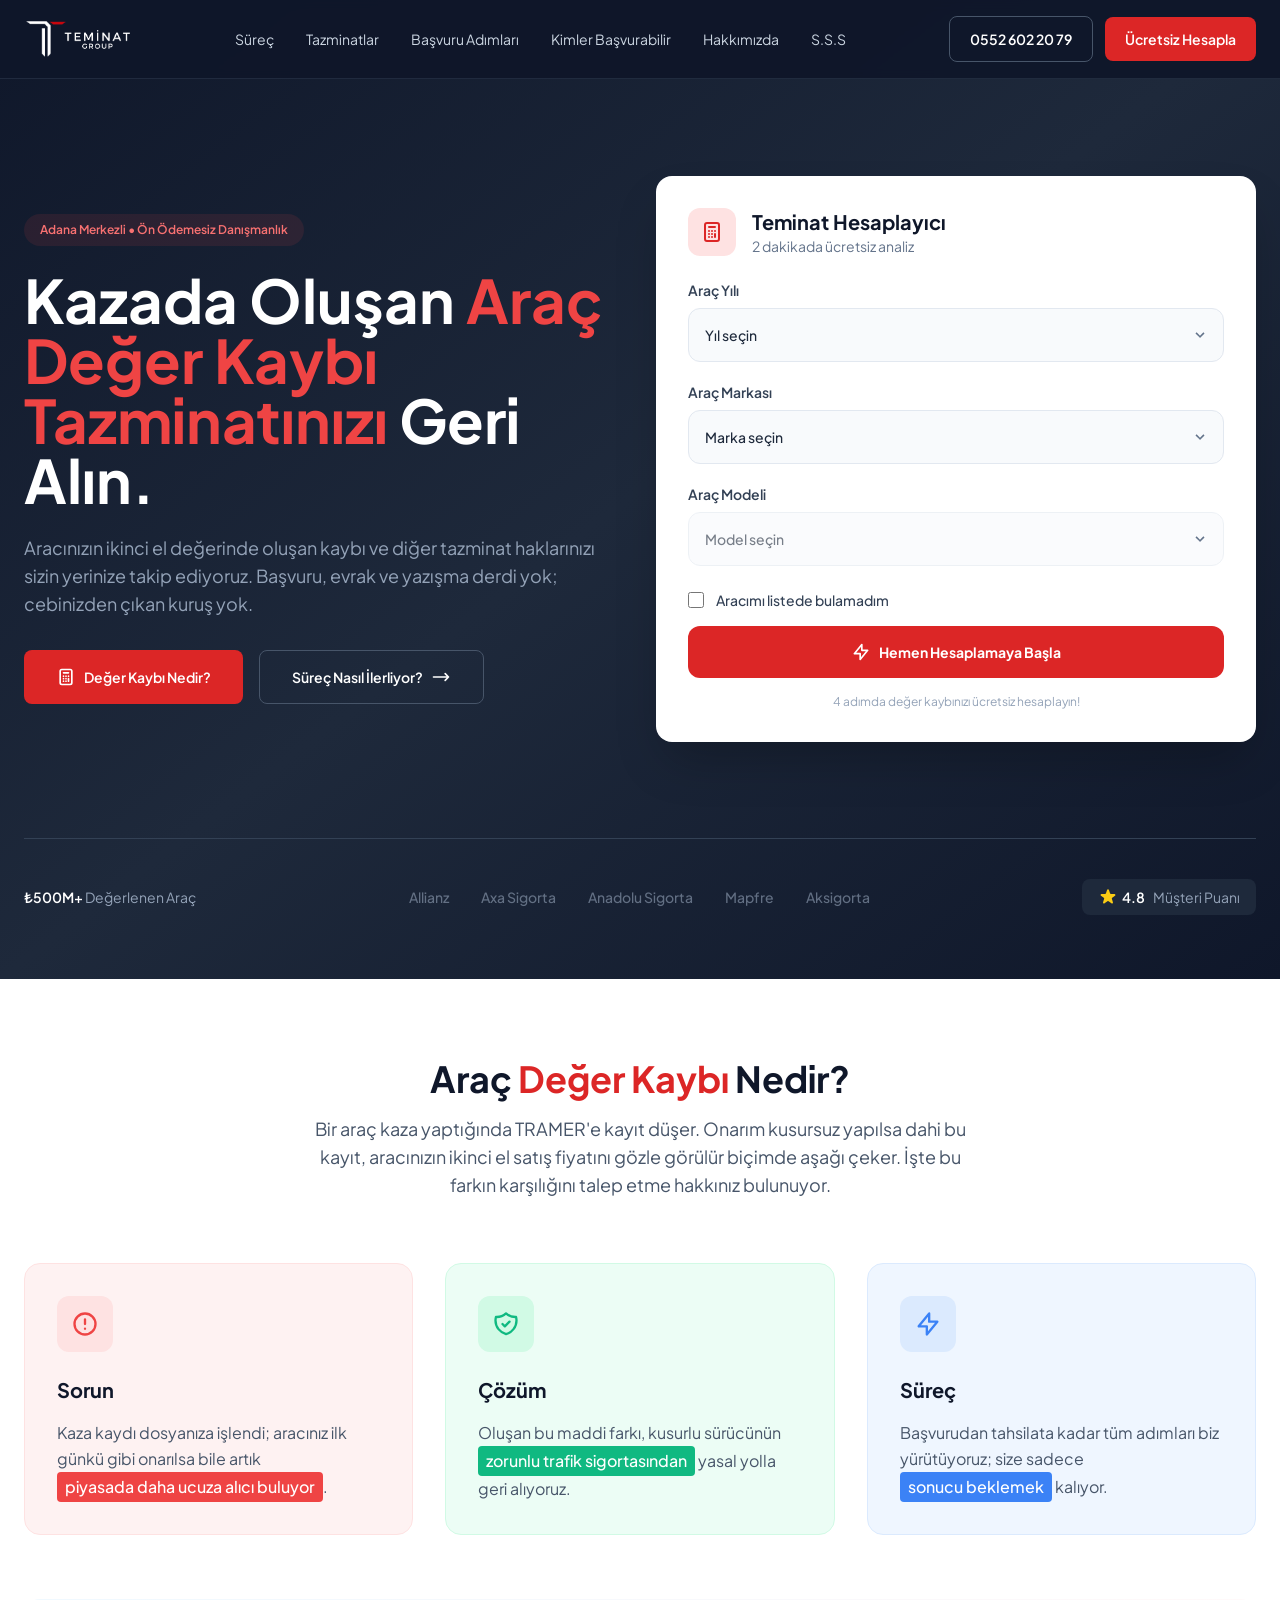
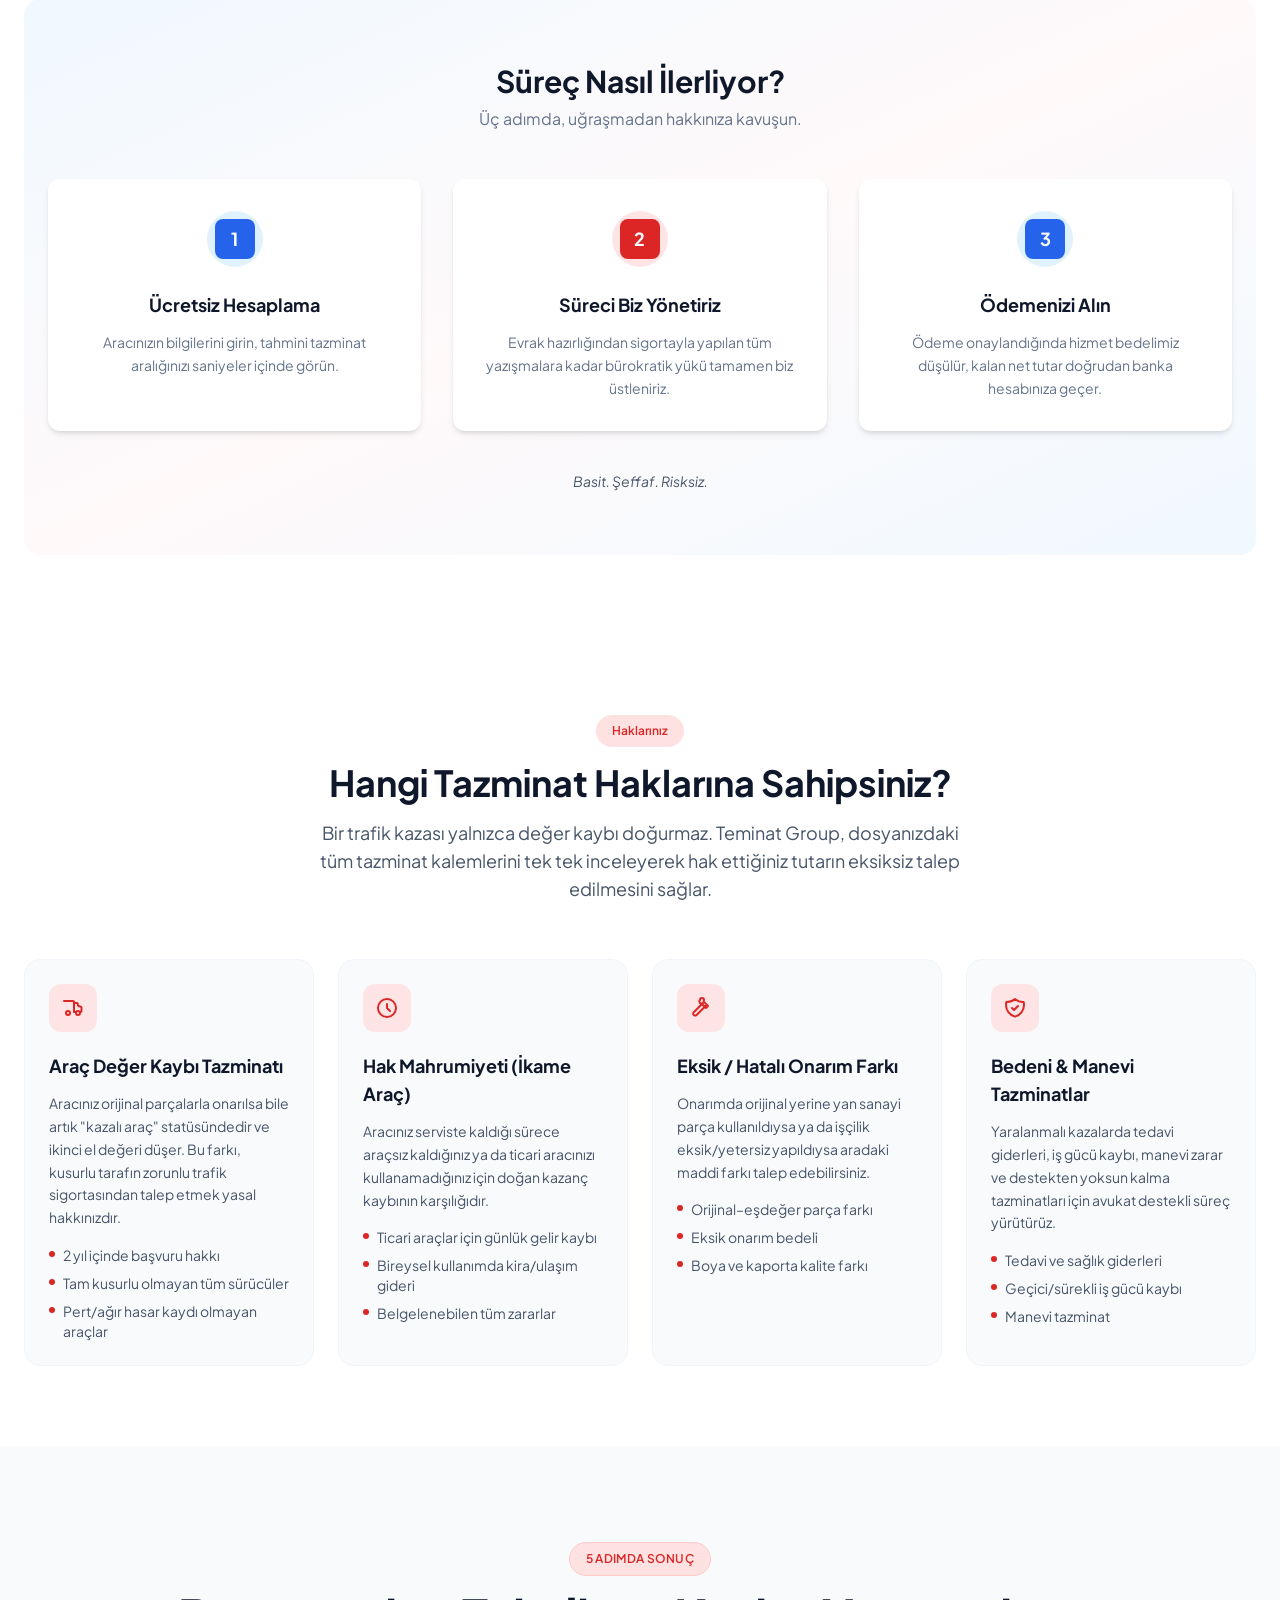
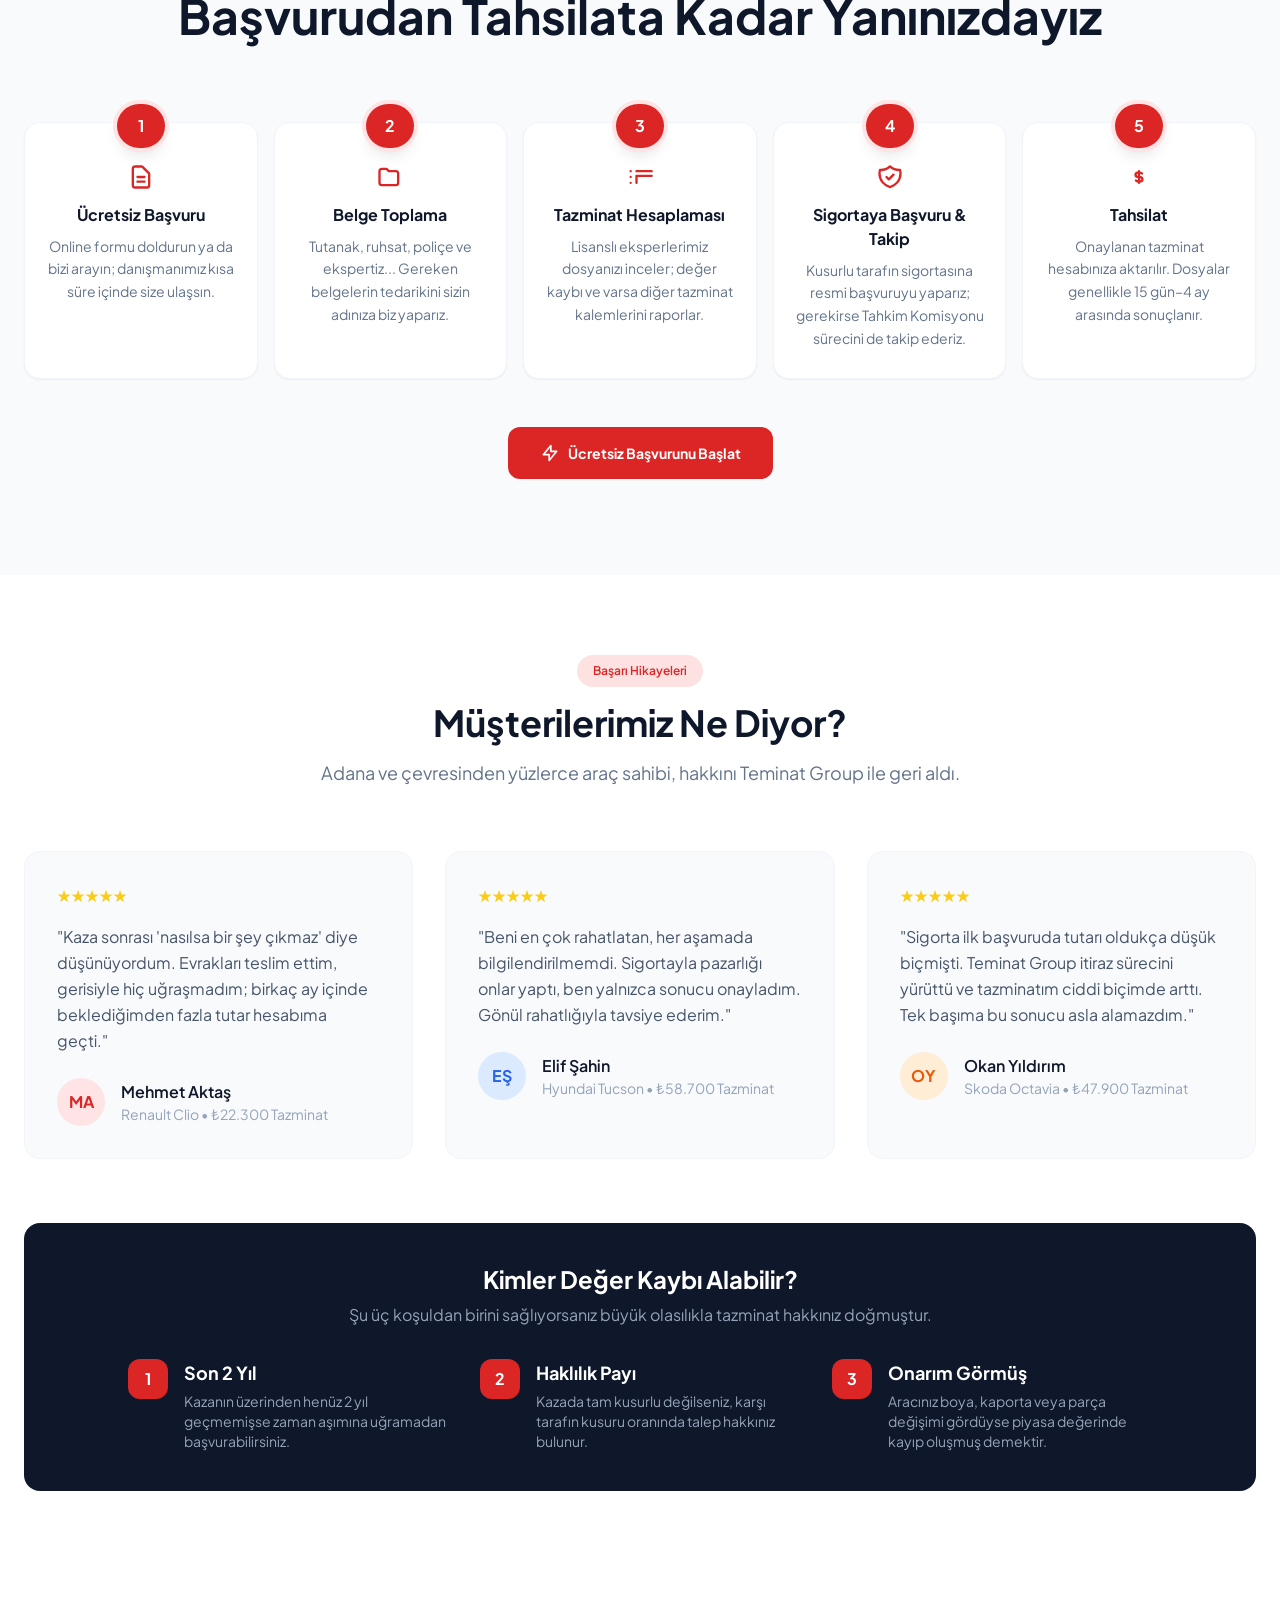
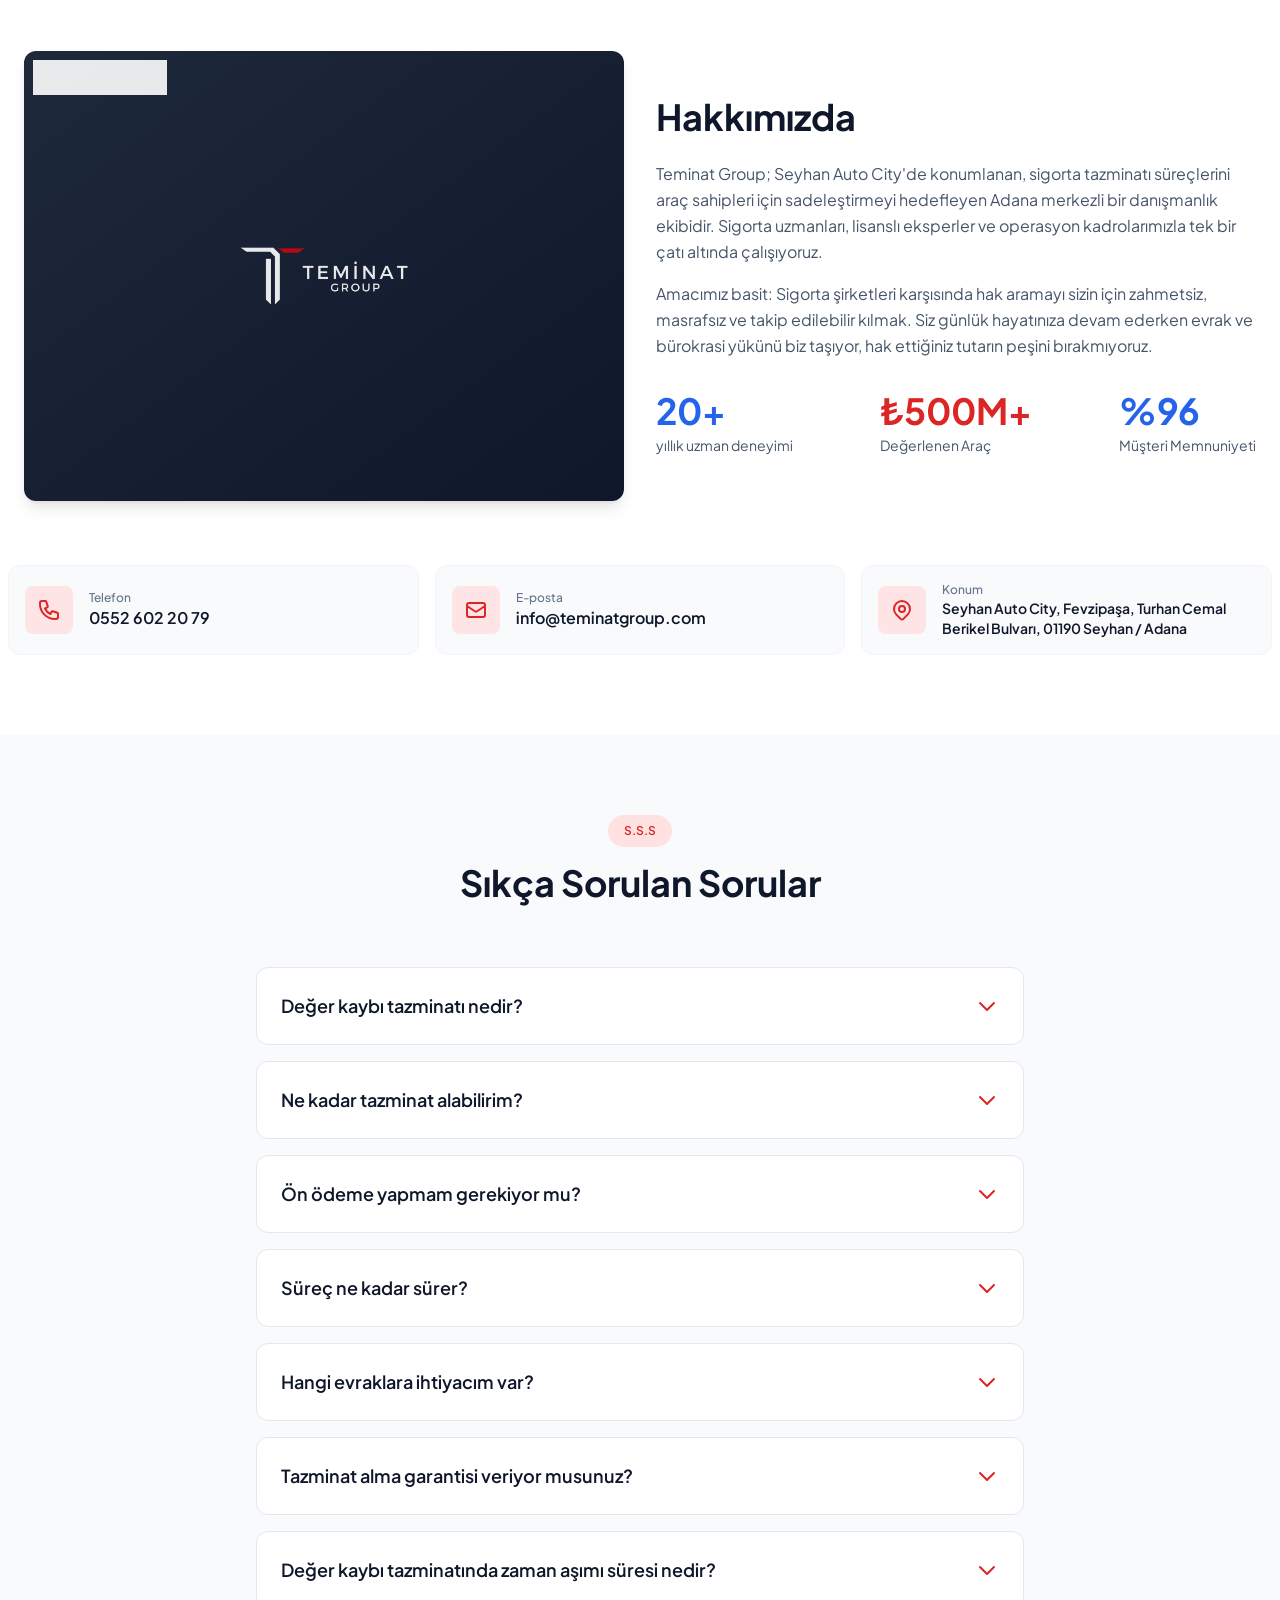
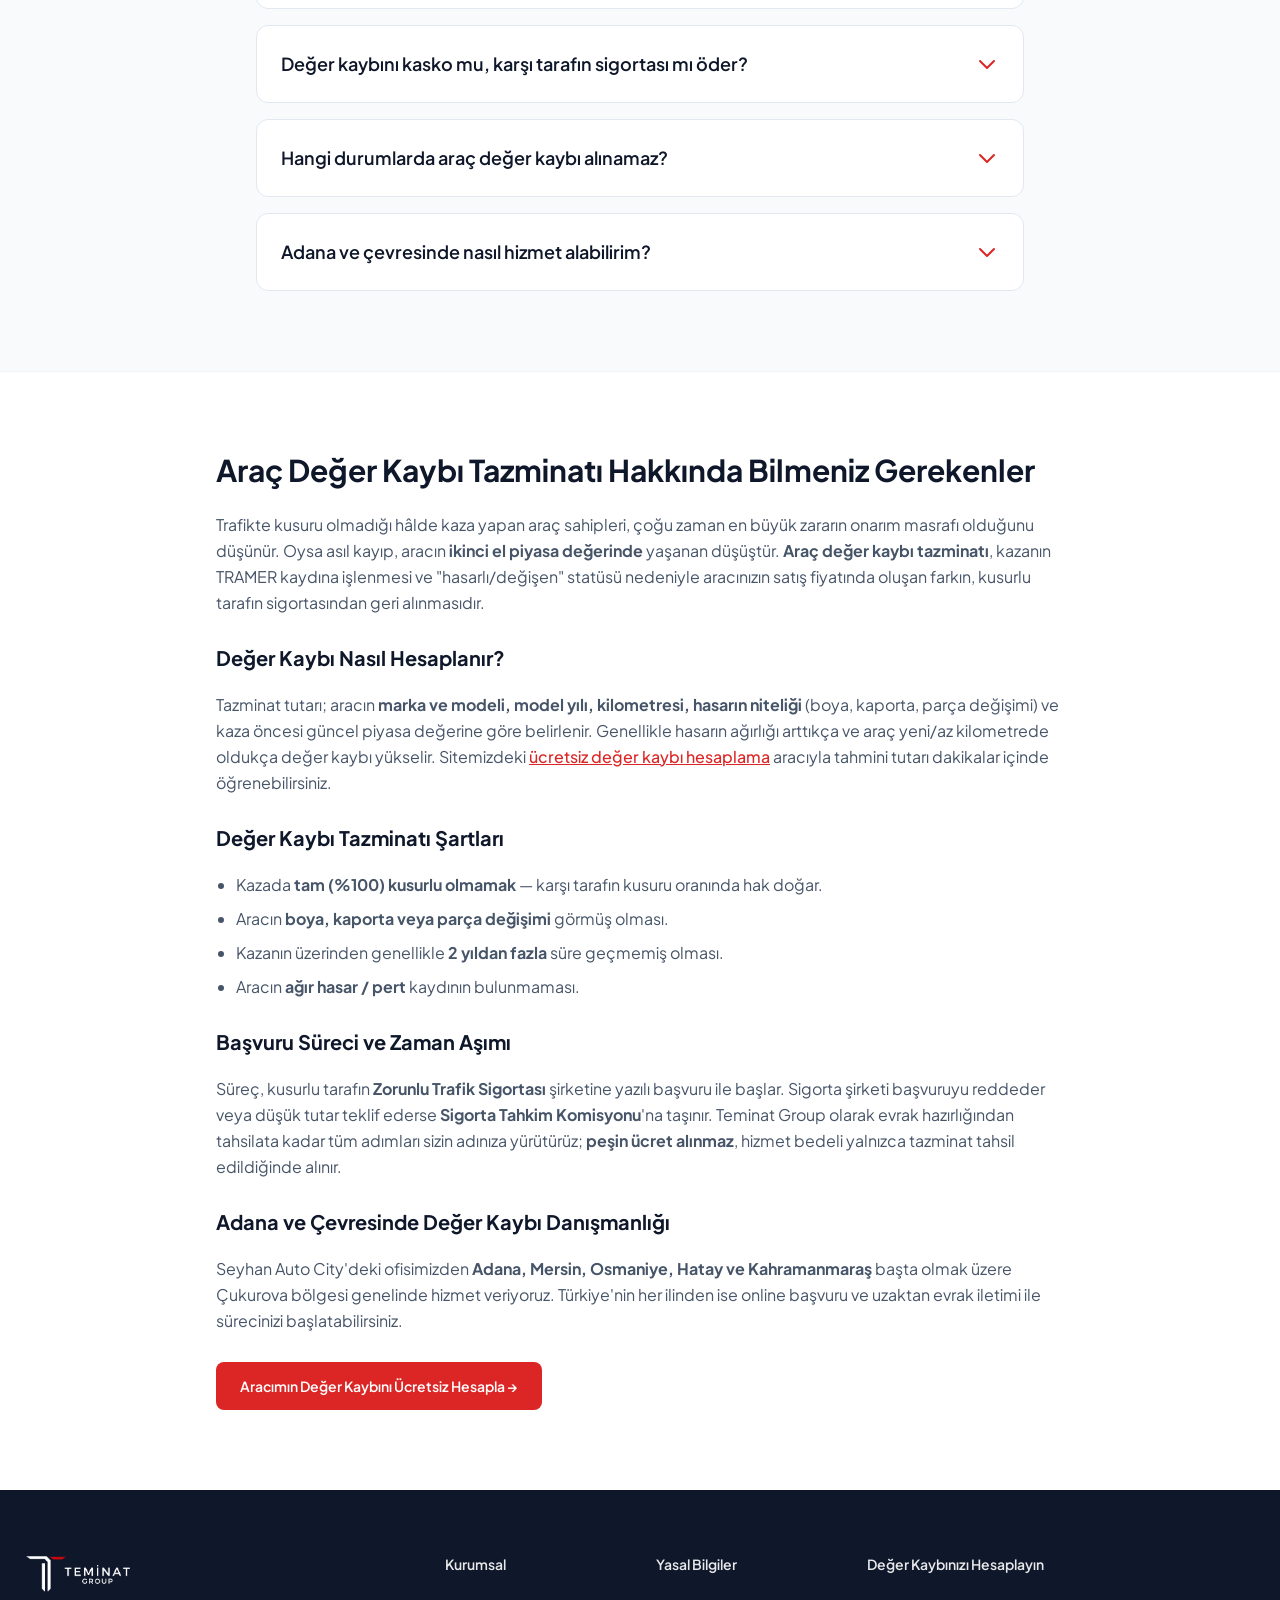
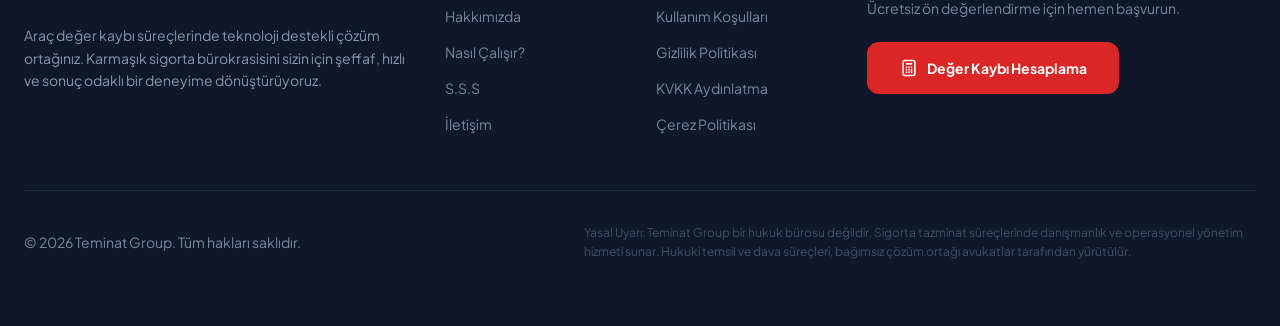
<file: index.html>
<!DOCTYPE html>
<html lang="tr">
<head>
  <meta charset="utf-8" />
  <meta name="viewport" content="width=device-width, initial-scale=1" />
  <title>Araç Değer Kaybı Tazminatı Hesaplama – Adana | Teminat Group</title>
  <meta name="description" content="Adana merkezli Teminat Group; kaza sonrası araç değer kaybı, ikame araç, eksik onarım ve bedeni tazminat haklarınızı uçtan uca takip eder. Ücretsiz ön analiz, ön ödemesiz ve sonuç odaklı danışmanlık." />
  <meta name="keywords" content="değer kaybı, değer kaybı tazminatı, araç değer kaybı hesaplama, sigorta tazminatı, Teminat Group, Adana değer kaybı" />
  <link rel="stylesheet" href="assets/tailwind.css" />
  <link rel="preconnect" href="https://fonts.googleapis.com" />
  <link rel="preconnect" href="https://fonts.gstatic.com" crossorigin />
  <link href="https://fonts.googleapis.com/css2?family=Inter:wght@400;500;600;700&family=Plus+Jakarta+Sans:wght@500;600;700;800&display=swap" rel="stylesheet" />
  <meta name="robots" content="index, follow, max-image-preview:large, max-snippet:-1" />
  <meta name="author" content="Teminat Group" />
  <meta name="publisher" content="Teminat Group" />
  <meta name="geo.region" content="TR-01" />
  <meta name="geo.placename" content="Adana, Seyhan" />
  <meta name="geo.position" content="37.0000;35.3213" />
  <meta name="ICBM" content="37.0000, 35.3213" />
  <link rel="canonical" href="https://teminatdegerkaybi.com/" />
  <link rel="alternate" hreflang="tr" href="https://teminatdegerkaybi.com/" />
  <link rel="icon" href="assets/favicon.ico" sizes="any" />
  <link rel="icon" type="image/svg+xml" href="assets/icon.svg" />
  <link rel="icon" type="image/png" sizes="32x32" href="assets/icons/icon-32.png" />
  <link rel="icon" type="image/png" sizes="16x16" href="assets/icons/icon-16.png" />
  <link rel="apple-touch-icon" sizes="180x180" href="assets/icons/apple-touch-icon.png" />
  <link rel="manifest" href="site.webmanifest" />
  <meta name="theme-color" content="#0f172a" />
  <meta property="og:type" content="website" />
  <meta property="og:site_name" content="Teminat Group" />
  <meta property="og:locale" content="tr_TR" />
  <meta property="og:title" content="Araç Değer Kaybı Tazminatı Hesaplama – Adana | Teminat Group" />
  <meta property="og:description" content="Adana merkezli Teminat Group; kaza sonrası araç değer kaybı, ikame araç, eksik onarım ve bedeni tazminat haklarınızı uçtan uca takip eder. Ücretsiz ön analiz, ön ödemesiz ve sonuç odaklı danışmanlık." />
  <meta property="og:url" content="https://teminatdegerkaybi.com/" />
  <meta property="og:image" content="https://teminatdegerkaybi.com/assets/og-image.png" />
  <meta property="og:image:width" content="1200" />
  <meta property="og:image:height" content="630" />
  <meta property="og:image:alt" content="Teminat Group - Araç Değer Kaybı Tazminatı" />
  <meta name="twitter:card" content="summary_large_image" />
  <meta name="twitter:title" content="Araç Değer Kaybı Tazminatı Hesaplama – Adana | Teminat Group" />
  <meta name="twitter:description" content="Adana merkezli Teminat Group; kaza sonrası araç değer kaybı, ikame araç, eksik onarım ve bedeni tazminat haklarınızı uçtan uca takip eder. Ücretsiz ön analiz, ön ödemesiz ve sonuç odaklı danışmanlık." />
  <meta name="twitter:image" content="https://teminatdegerkaybi.com/assets/og-image.png" />
  <script type="application/ld+json">
{
  "@context": "https://schema.org",
  "@graph": [
    {
      "@type": ["Organization","LegalService","LocalBusiness"],
      "@id": "https://teminatdegerkaybi.com/#org",
      "name": "Teminat Group",
      "url": "https://teminatdegerkaybi.com/",
      "image": "https://teminatdegerkaybi.com/assets/og-image.png",
      "logo": "https://teminatdegerkaybi.com/assets/icons/icon-512.png",
      "description": "Adana merkezli araç değer kaybı ve sigorta tazminatı danışmanlık hizmeti.",
      "telephone": "+90-552-602-2079",
      "email": "info@teminatgroup.com",
      "priceRange": "Ücretsiz ön analiz / Başarı bazlı",
      "areaServed": [{"@type":"State","name":"Adana"},{"@type":"Country","name":"Türkiye"}],
      "address": {
        "@type": "PostalAddress",
        "streetAddress": "Seyhan Auto City, Fevzipaşa, Turhan Cemal Berikel Bulvarı",
        "addressLocality": "Seyhan",
        "addressRegion": "Adana",
        "postalCode": "01190",
        "addressCountry": "TR"
      },
      "geo": {"@type":"GeoCoordinates","latitude":37.0000,"longitude":35.3213},
      "openingHoursSpecification": [{
        "@type":"OpeningHoursSpecification",
        "dayOfWeek":["Monday","Tuesday","Wednesday","Thursday","Friday","Saturday"],
        "opens":"09:00","closes":"18:00"
      }],
      "sameAs": []
    },
    {
      "@type": "WebSite",
      "@id": "https://teminatdegerkaybi.com/#website",
      "url": "https://teminatdegerkaybi.com/",
      "name": "Teminat Group",
      "inLanguage": "tr-TR",
      "publisher": {"@id": "https://teminatdegerkaybi.com/#org"}
    },
    {
      "@type": "Service",
      "name": "Araç Değer Kaybı Tazminatı Danışmanlığı",
      "serviceType": "Sigorta tazminatı danışmanlığı",
      "provider": {"@id": "https://teminatdegerkaybi.com/#org"},
      "areaServed": {"@type":"Country","name":"Türkiye"},
      "description": "Kaza sonrası araç değer kaybı, ikame araç (hak mahrumiyeti), eksik/hatalı onarım farkı ve bedeni-manevi tazminat süreçlerinin uçtan uca takibi.",
      "offers": {"@type":"Offer","price":"0","priceCurrency":"TRY","description":"Ücretsiz ön değerlendirme"}
    },
    {
      "@type": "FAQPage",
      "mainEntity": [
        {"@type":"Question","name":"Değer kaybı tazminatı nedir?","acceptedAnswer":{"@type":"Answer","text":"Bir aracın kaza yapıp onarılmasının ardından ikinci el piyasasındaki satış fiyatı düşer. Bu fiyat farkı değer kaybıdır ve kusurlu tarafın sigortasından talep edilebilir."}},
        {"@type":"Question","name":"Ne kadar tazminat alabilirim?","acceptedAnswer":{"@type":"Answer","text":"Tutar; aracın marka-modeli, yaşı, kilometresi, hasarın büyüklüğü ve güncel piyasa değerine göre belirlenir. Ücretsiz hesaplama aracıyla tahmini bir aralık hemen görülebilir."}},
        {"@type":"Question","name":"Ön ödeme yapmam gerekiyor mu?","acceptedAnswer":{"@type":"Answer","text":"Hayır. Peşin ücret alınmaz; süreç masrafları Teminat Group tarafından karşılanır. Hizmet bedeli yalnızca tazminat tahsil edildiğinde ödemeden düşülerek alınır."}},
        {"@type":"Question","name":"Süreç ne kadar sürer?","acceptedAnswer":{"@type":"Answer","text":"Dosyanın niteliğine göre genellikle 15 gün ile 4 ay arasında sonuçlanır."}},
        {"@type":"Question","name":"Hangi evraklara ihtiyacım var?","acceptedAnswer":{"@type":"Answer","text":"Genellikle kaza tutanağı, kimlik ve ruhsat fotokopisi gibi temel belgeler yeterlidir. Eksik evrakların temini Teminat Group tarafından yapılır."}},
        {"@type":"Question","name":"Tazminat alma garantisi var mı?","acceptedAnswer":{"@type":"Answer","text":"Nihai karar sigorta şirketi ve tahkim merciine bağlı olduğundan %100 garanti verilmez. Dosyalar ücretsiz incelenir ve yalnızca kazanma ihtimali güçlü olanlar işleme alınır; olumsuz sonuçta müşteriden ücret alınmaz."}},
        {"@type":"Question","name":"Değer kaybı tazminatında zaman aşımı süresi nedir?","acceptedAnswer":{"@type":"Answer","text":"Trafik sigortasına başvuru için kaza tarihinden itibaren genellikle 2 yıl içinde harekete geçmek gerekir. Bazı hâllerde ceza zamanaşımı nedeniyle bu süre uzayabilir."}},
        {"@type":"Question","name":"Değer kaybını kasko mu, karşı tarafın sigortası mı öder?","acceptedAnswer":{"@type":"Answer","text":"Değer kaybı, kusurlu sürücünün Zorunlu Trafik Sigortası (ZMSS) tarafından kusur oranı kadar ödenir; kendi kaskonuz bu farkı karşılamaz."}},
        {"@type":"Question","name":"Hangi durumlarda araç değer kaybı alınamaz?","acceptedAnswer":{"@type":"Answer","text":"Kazada %100 kusurlu olmanız, aracın ağır hasar/pert kaydı bulunması, çok yüksek kilometre veya ileri yaş gibi durumlar talebi zorlaştırır."}},
        {"@type":"Question","name":"Adana ve çevresinde değer kaybı hizmeti veriyor musunuz?","acceptedAnswer":{"@type":"Answer","text":"Seyhan ofisimizden Adana, Mersin, Osmaniye, Hatay ve Kahramanmaraş başta olmak üzere bölge genelinde, ayrıca tüm Türkiye genelinde online hizmet veriyoruz."}}
      ]
    }
  ]
}
  </script>
</head>
<body class="antialiased bg-white text-slate-800 font-sans overflow-x-hidden">

  <!-- ===== Navbar ===== -->
  <header class="fixed top-0 left-0 right-0 z-50 bg-slate-900/95 backdrop-blur-sm border-b border-slate-700/50">
    <div class="w-full max-w-7xl px-4 md:px-6 mx-auto">
      <nav class="flex justify-between items-center py-4">
        <a class="flex items-center" href="index.html" aria-label="Teminat Group Ana Sayfa">
          <img alt="Teminat Group araç değer kaybı danışmanlığı logosu" width="160" height="59" class="h-9 md:h-10 w-auto object-contain" src="assets/logo.png" />
        </a>
        <div class="lg:hidden">
          <button type="button" data-menu-open class="flex items-center py-2 px-3 text-brand-500 hover:text-brand-400 rounded border border-slate-600 hover:border-slate-500" aria-label="Menüyü aç/kapat">
            <svg xmlns="http://www.w3.org/2000/svg" class="fill-current h-4 w-4" viewBox="0 0 20 20"><path d="M0 3h20v2H0V3zm0 6h20v2H0V9zm0 6h20v2H0v-2z"></path></svg>
          </button>
        </div>
        <ul class="hidden lg:flex lg:items-center lg:space-x-8">
          <li><a class="text-sm text-slate-300 hover:text-white transition" href="#surec">Süreç</a></li>
          <li><a class="text-sm text-slate-300 hover:text-white transition" href="#tazminatlar">Tazminatlar</a></li>
          <li><a class="text-sm text-slate-300 hover:text-white transition" href="#adimlar">Başvuru Adımları</a></li>
          <li><a class="text-sm text-slate-300 hover:text-white transition" href="#kimler-basvurabilir">Kimler Başvurabilir</a></li>
          <li><a class="text-sm text-slate-300 hover:text-white transition" href="#hakkimizda">Hakkımızda</a></li>
          <li><a class="text-sm text-slate-300 hover:text-white transition" href="#sss">S.S.S</a></li>
        </ul>
        <div class="hidden lg:flex lg:items-center lg:space-x-3">
          <a class="px-5 py-3 text-sm text-white font-semibold border border-slate-600 hover:border-brand-500 rounded-lg transition" href="tel:05526022079">0552 602 20 79</a>
          <a class="px-5 py-3 text-sm text-white font-semibold bg-brand-600 hover:bg-brand-500 rounded-lg transition" href="#hesapla">Ücretsiz Hesapla</a>
        </div>
      </nav>
    </div>
  </header>

  <!-- ===== Mobile menu ===== -->
  <div data-menu-overlay class="lg:hidden fixed inset-0 z-[60] transition-opacity duration-300 invisible opacity-0 pointer-events-none">
    <div data-menu-close class="absolute inset-0 bg-slate-900/80 backdrop-blur-sm"></div>
    <div data-menu-panel class="absolute top-0 left-0 bottom-0 w-5/6 max-w-sm bg-slate-800 border-r border-slate-700 shadow-xl transform transition-transform duration-300 -translate-x-full">
      <nav class="flex flex-col py-6 px-6 h-full">
        <div class="flex items-center mb-8">
          <a class="mr-auto flex items-center" href="index.html"><img alt="Teminat Group" class="h-9 w-auto object-contain" src="assets/logo.png" /></a>
          <button type="button" data-menu-close class="p-2 text-slate-400 hover:text-white">
            <svg class="h-6 w-6" fill="none" viewBox="0 0 24 24" stroke="currentColor"><path stroke-linecap="round" stroke-linejoin="round" stroke-width="2" d="M6 18L18 6M6 6l12 12"></path></svg>
          </button>
        </div>
        <ul class="mb-8">
          <li class="mb-1"><a class="block p-4 text-sm text-slate-300 hover:bg-slate-700 rounded-lg" href="#surec">Süreç</a></li>
          <li class="mb-1"><a class="block p-4 text-sm text-slate-300 hover:bg-slate-700 rounded-lg" href="#tazminatlar">Tazminatlar</a></li>
          <li class="mb-1"><a class="block p-4 text-sm text-slate-300 hover:bg-slate-700 rounded-lg" href="#adimlar">Başvuru Adımları</a></li>
          <li class="mb-1"><a class="block p-4 text-sm text-slate-300 hover:bg-slate-700 rounded-lg" href="#kimler-basvurabilir">Kimler Başvurabilir</a></li>
          <li class="mb-1"><a class="block p-4 text-sm text-slate-300 hover:bg-slate-700 rounded-lg" href="#hakkimizda">Hakkımızda</a></li>
          <li class="mb-1"><a class="block p-4 text-sm text-slate-300 hover:bg-slate-700 rounded-lg" href="#sss">S.S.S</a></li>
        </ul>
        <div class="mt-auto">
          <a class="block px-4 py-3 mb-3 text-sm text-center font-semibold bg-brand-600 hover:bg-brand-500 text-white rounded-lg" href="#hesapla">Ücretsiz Hesapla</a>
          <a class="block px-4 py-3 text-sm text-center text-white font-semibold border border-slate-600 rounded-lg" href="tel:05526022079">0552 602 20 79</a>
        </div>
      </nav>
    </div>
  </div>

  <main>
    <!-- ===== Hero ===== -->
    <section class="bg-gradient-to-br from-slate-900 via-slate-800 to-slate-900">
      <div class="w-full max-w-7xl px-4 md:px-6 mx-auto pt-20">
        <div class="py-10 md:py-16 lg:py-24">
          <div class="flex flex-col lg:flex-row lg:flex-wrap -mx-4 items-center gap-8 lg:gap-0">
            <div class="w-full lg:w-1/2 px-4 mb-8 lg:mb-0">
              <span class="inline-block py-2 px-4 mb-4 md:mb-6 text-xs font-semibold text-brand-400 bg-brand-500/10 rounded-full">Adana Merkezli • Ön Ödemesiz Danışmanlık</span>
              <h1 class="text-2xl sm:text-3xl md:text-4xl lg:text-5xl xl:text-6xl mb-4 md:mb-6 font-bold text-white leading-tight">Kazada Oluşan <span class="text-brand-500">Araç Değer Kaybı Tazminatınızı</span> Geri Alın.</h1>
              <p class="text-base md:text-lg text-slate-400 leading-relaxed mb-6 md:mb-8">Aracınızın ikinci el değerinde oluşan kaybı ve diğer tazminat haklarınızı sizin yerinize takip ediyoruz. Başvuru, evrak ve yazışma derdi yok; cebinizden çıkan kuruş yok.</p>
              <div class="flex flex-col sm:flex-row flex-wrap gap-3 md:gap-4">
                <a class="inline-flex items-center justify-center min-h-12 py-3 px-6 md:py-4 md:px-8 text-sm text-white font-semibold bg-brand-600 hover:bg-brand-500 rounded-lg transition" href="#nasil-calisir">
                  <svg class="w-5 h-5 mr-2" fill="none" stroke="currentColor" viewBox="0 0 24 24"><path stroke-linecap="round" stroke-linejoin="round" stroke-width="2" d="M9 7h6m0 10v-3m-3 3h.01M9 17h.01M9 14h.01M12 14h.01M15 11h.01M12 11h.01M9 11h.01M7 21h10a2 2 0 002-2V5a2 2 0 00-2-2H7a2 2 0 00-2 2v14a2 2 0 002 2z"></path></svg>
                  <span>Değer Kaybı Nedir?</span>
                </a>
                <a class="inline-flex items-center justify-center min-h-12 py-3 px-6 md:py-4 md:px-8 text-sm text-white font-semibold border border-slate-600 hover:border-slate-500 rounded-lg transition" href="#surec">
                  <span>Süreç Nasıl İlerliyor?</span>
                  <svg class="w-5 h-5 ml-2" fill="none" stroke="currentColor" viewBox="0 0 24 24"><path stroke-linecap="round" stroke-linejoin="round" stroke-width="2" d="M17 8l4 4m0 0l-4 4m4-4H3"></path></svg>
                </a>
              </div>
            </div>

            <!-- Calculator card -->
            <div class="w-full lg:w-1/2 px-4" id="hesapla">
              <div class="bg-white rounded-2xl shadow-2xl p-4 md:p-6 lg:p-8">
                <div class="flex items-center mb-6">
                  <div class="w-12 h-12 bg-brand-100 rounded-xl flex items-center justify-center mr-4">
                    <svg class="w-6 h-6 text-brand-600" fill="none" stroke="currentColor" viewBox="0 0 24 24"><path stroke-linecap="round" stroke-linejoin="round" stroke-width="2" d="M9 7h6m0 10v-3m-3 3h.01M9 17h.01M9 14h.01M12 14h.01M15 11h.01M12 11h.01M9 11h.01M7 21h10a2 2 0 002-2V5a2 2 0 00-2-2H7a2 2 0 00-2 2v14a2 2 0 002 2z"></path></svg>
                  </div>
                  <div>
                    <h2 class="text-xl font-bold text-slate-900">Teminat Hesaplayıcı</h2>
                    <p class="text-sm text-slate-500">2 dakikada ücretsiz analiz</p>
                  </div>
                </div>
                <form data-hero-form>
                  <div class="mb-5">
                    <label class="block text-slate-700 text-sm font-semibold mb-2">Araç Yılı</label>
                    <div class="relative">
                      <select data-f-year class="appearance-none w-full min-h-12 p-4 text-sm font-medium bg-slate-50 border border-slate-200 rounded-xl outline-none focus:border-brand-500 transition cursor-pointer" required></select>
                      <div class="pointer-events-none absolute inset-y-0 right-0 flex items-center px-4 text-slate-500"><svg class="fill-current h-4 w-4" viewBox="0 0 20 20"><path d="M9.293 12.95l.707.707L15.657 8l-1.414-1.414L10 10.828 5.757 6.586 4.343 8z"></path></svg></div>
                    </div>
                  </div>
                  <div class="mb-5">
                    <label class="block text-slate-700 text-sm font-semibold mb-2">Araç Markası</label>
                    <div class="relative">
                      <select data-f-brand class="appearance-none w-full min-h-12 p-4 text-sm font-medium bg-slate-50 border border-slate-200 rounded-xl outline-none focus:border-brand-500 transition cursor-pointer" required></select>
                      <div class="pointer-events-none absolute inset-y-0 right-0 flex items-center px-4 text-slate-500"><svg class="fill-current h-4 w-4" viewBox="0 0 20 20"><path d="M9.293 12.95l.707.707L15.657 8l-1.414-1.414L10 10.828 5.757 6.586 4.343 8z"></path></svg></div>
                    </div>
                  </div>
                  <div class="mb-6">
                    <label class="block text-slate-700 text-sm font-semibold mb-2">Araç Modeli</label>
                    <div class="relative">
                      <select data-f-model class="appearance-none w-full min-h-12 p-4 text-sm font-medium bg-slate-50 border border-slate-200 rounded-xl outline-none focus:border-brand-500 transition disabled:opacity-60 cursor-pointer" disabled required>
                        <option value="">Model seçin</option>
                      </select>
                      <div class="pointer-events-none absolute inset-y-0 right-0 flex items-center px-4 text-slate-500"><svg class="fill-current h-4 w-4" viewBox="0 0 20 20"><path d="M9.293 12.95l.707.707L15.657 8l-1.414-1.414L10 10.828 5.757 6.586 4.343 8z"></path></svg></div>
                    </div>
                  </div>
                  <label class="flex items-center gap-3 cursor-pointer mb-4">
                    <input type="checkbox" data-f-notfound class="w-4 h-4 rounded border-slate-300 text-brand-600 focus:ring-brand-500 cursor-pointer shrink-0" />
                    <span class="text-sm font-medium text-slate-700">Aracımı listede bulamadım</span>
                  </label>
                  <button type="submit" class="w-full min-h-12 py-4 px-8 text-sm text-white font-bold bg-brand-600 hover:bg-brand-500 rounded-xl transition flex items-center justify-center cursor-pointer">
                    <svg class="w-5 h-5 mr-2" fill="none" stroke="currentColor" viewBox="0 0 24 24"><path stroke-linecap="round" stroke-linejoin="round" stroke-width="2" d="M13 10V3L4 14h7v7l9-11h-7z"></path></svg>
                    <span>Hemen Hesaplamaya Başla</span>
                  </button>
                </form>
                <p class="text-xs text-slate-400 text-center mt-4">4 adımda değer kaybınızı ücretsiz hesaplayın!</p>
              </div>
            </div>
          </div>
        </div>

        <!-- Trust bar -->
        <div class="pb-12 md:pb-16">
          <div class="border-t border-slate-700 pt-8 md:pt-10">
            <div class="flex flex-col md:flex-row flex-wrap items-center justify-between gap-4 md:gap-0">
              <p class="text-slate-400 text-sm text-center md:text-left"><span class="text-white font-semibold">₺500M+</span> Değerlenen Araç</p>
              <div class="flex flex-wrap items-center justify-center gap-4 md:gap-8 opacity-60">
                <div class="text-slate-400 text-sm font-medium">Allianz</div>
                <div class="text-slate-400 text-sm font-medium">Axa Sigorta</div>
                <div class="text-slate-400 text-sm font-medium">Anadolu Sigorta</div>
                <div class="text-slate-400 text-sm font-medium">Mapfre</div>
                <div class="text-slate-400 text-sm font-medium">Aksigorta</div>
              </div>
              <div class="flex items-center justify-center md:justify-end bg-slate-800 rounded-lg px-4 py-2 w-full md:w-auto">
                <svg class="w-5 h-5 text-yellow-400 mr-1" fill="currentColor" viewBox="0 0 20 20"><path d="M9.049 2.927c.3-.921 1.603-.921 1.902 0l1.07 3.292a1 1 0 00.95.69h3.462c.969 0 1.371 1.24.588 1.81l-2.8 2.034a1 1 0 00-.364 1.118l1.07 3.292c.3.921-.755 1.688-1.54 1.118l-2.8-2.034a1 1 0 00-1.175 0l-2.8 2.034c-.784.57-1.838-.197-1.539-1.118l1.07-3.292a1 1 0 00-.364-1.118L2.98 8.72c-.783-.57-.38-1.81.588-1.81h3.461a1 1 0 00.951-.69l1.07-3.292z"></path></svg>
                <span class="text-white text-sm font-semibold">4.8</span>
                <span class="text-slate-400 text-sm ml-2">Müşteri Puanı</span>
              </div>
            </div>
          </div>
        </div>
      </div>
    </section>

    <!-- ===== Değer Kaybı Nedir ===== -->
    <section class="py-12 md:py-16 lg:py-20 bg-white" id="nasil-calisir">
      <div class="w-full max-w-7xl px-4 md:px-6 mx-auto">
        <div class="text-center mb-10 md:mb-16">
          <h2 class="text-2xl sm:text-3xl md:text-4xl font-bold text-slate-900 mb-3 md:mb-4">Araç <span class="text-brand-600">Değer Kaybı</span> Nedir?</h2>
          <p class="text-base md:text-lg text-slate-600 max-w-2xl mx-auto leading-relaxed px-2">Bir araç kaza yaptığında TRAMER'e kayıt düşer. Onarım kusursuz yapılsa dahi bu kayıt, aracınızın ikinci el satış fiyatını gözle görülür biçimde aşağı çeker. İşte bu farkın karşılığını talep etme hakkınız bulunuyor.</p>
        </div>
        <div class="grid grid-cols-1 md:grid-cols-3 gap-6 md:gap-8 mb-10 md:mb-16">
          <div class="h-full p-4 md:p-6 lg:p-8 bg-red-50 border border-red-100 rounded-2xl">
            <div class="w-14 h-14 bg-red-100 rounded-xl flex items-center justify-center mb-6"><svg class="w-7 h-7 text-red-500" fill="none" stroke="currentColor" viewBox="0 0 24 24"><path stroke-linecap="round" stroke-linejoin="round" stroke-width="2" d="M12 8v4m0 4h.01M21 12a9 9 0 11-18 0 9 9 0 0118 0z"></path></svg></div>
            <h3 class="text-xl font-bold text-slate-900 mb-4">Sorun</h3>
            <p class="text-slate-600 leading-relaxed">Kaza kaydı dosyanıza işlendi; aracınız ilk günkü gibi onarılsa bile artık <span class="inline-block px-2 py-0.5 rounded bg-red-500 text-white font-medium">piyasada daha ucuza alıcı buluyor</span>.</p>
          </div>
          <div class="h-full p-4 md:p-6 lg:p-8 bg-emerald-50 border border-emerald-100 rounded-2xl">
            <div class="w-14 h-14 bg-emerald-100 rounded-xl flex items-center justify-center mb-6"><svg class="w-7 h-7 text-emerald-500" fill="none" stroke="currentColor" viewBox="0 0 24 24"><path stroke-linecap="round" stroke-linejoin="round" stroke-width="2" d="M9 12l2 2 4-4m5.618-4.016A11.955 11.955 0 0112 2.944a11.955 11.955 0 01-8.618 3.04A12.02 12.02 0 003 9c0 5.591 3.824 10.29 9 11.622 5.176-1.332 9-6.03 9-11.622 0-1.042-.133-2.052-.382-3.016z"></path></svg></div>
            <h3 class="text-xl font-bold text-slate-900 mb-4">Çözüm</h3>
            <p class="text-slate-600 leading-relaxed">Oluşan bu maddi farkı, kusurlu sürücünün <span class="inline-block px-2 py-0.5 rounded bg-emerald-500 text-white font-medium">zorunlu trafik sigortasından</span> yasal yolla geri alıyoruz.</p>
          </div>
          <div class="h-full p-4 md:p-6 lg:p-8 bg-blue-50 border border-blue-100 rounded-2xl">
            <div class="w-14 h-14 bg-blue-100 rounded-xl flex items-center justify-center mb-6"><svg class="w-7 h-7 text-blue-500" fill="none" stroke="currentColor" viewBox="0 0 24 24"><path stroke-linecap="round" stroke-linejoin="round" stroke-width="2" d="M13 10V3L4 14h7v7l9-11h-7z"></path></svg></div>
            <h3 class="text-xl font-bold text-slate-900 mb-4">Süreç</h3>
            <p class="text-slate-600 leading-relaxed">Başvurudan tahsilata kadar tüm adımları biz yürütüyoruz; size sadece <span class="inline-block px-2 py-0.5 rounded bg-blue-500 text-white font-medium">sonucu beklemek</span> kalıyor.</p>
          </div>
        </div>

        <!-- Süreç (3 steps) -->
        <div class="py-10 md:py-16 px-4 md:px-6 rounded-2xl bg-gradient-to-br from-sky-50 via-rose-50/40 to-sky-50" id="surec">
          <div class="text-center mb-8 md:mb-12">
            <h3 class="text-xl sm:text-2xl md:text-3xl font-bold text-slate-900 mb-2">Süreç Nasıl İlerliyor?</h3>
            <p class="text-slate-500">Üç adımda, uğraşmadan hakkınıza kavuşun.</p>
          </div>
          <div class="grid grid-cols-1 md:grid-cols-3 gap-6 md:gap-8">
            <div class="h-full p-4 md:p-6 lg:p-8 bg-white rounded-xl text-center shadow-md hover:shadow-lg md:hover:scale-105 transition-all duration-300">
              <div class="w-14 h-14 bg-sky-100 rounded-full flex items-center justify-center mx-auto mb-6"><div class="w-10 h-10 bg-blue-600 rounded-lg flex items-center justify-center"><span class="text-white font-bold text-lg">1</span></div></div>
              <h4 class="text-lg font-bold text-slate-900 mb-3">Ücretsiz Hesaplama</h4>
              <p class="text-slate-500 text-sm leading-relaxed">Aracınızın bilgilerini girin, tahmini tazminat aralığınızı saniyeler içinde görün.</p>
            </div>
            <div class="h-full p-4 md:p-6 lg:p-8 bg-white rounded-xl text-center shadow-md hover:shadow-lg md:hover:scale-105 transition-all duration-300">
              <div class="w-14 h-14 bg-rose-100 rounded-full flex items-center justify-center mx-auto mb-6"><div class="w-10 h-10 bg-brand-600 rounded-lg flex items-center justify-center"><span class="text-white font-bold text-lg">2</span></div></div>
              <h4 class="text-lg font-bold text-slate-900 mb-3">Süreci Biz Yönetiriz</h4>
              <p class="text-slate-500 text-sm leading-relaxed">Evrak hazırlığından sigortayla yapılan tüm yazışmalara kadar bürokratik yükü tamamen biz üstleniriz.</p>
            </div>
            <div class="h-full p-4 md:p-6 lg:p-8 bg-white rounded-xl text-center shadow-md hover:shadow-lg md:hover:scale-105 transition-all duration-300">
              <div class="w-14 h-14 bg-sky-100 rounded-full flex items-center justify-center mx-auto mb-6"><div class="w-10 h-10 bg-blue-600 rounded-lg flex items-center justify-center"><span class="text-white font-bold text-lg">3</span></div></div>
              <h4 class="text-lg font-bold text-slate-900 mb-3">Ödemenizi Alın</h4>
              <p class="text-slate-500 text-sm leading-relaxed">Ödeme onaylandığında hizmet bedelimiz düşülür, kalan net tutar doğrudan banka hesabınıza geçer.</p>
            </div>
          </div>
          <p class="text-center text-slate-600 text-sm italic mt-10">Basit. Şeffaf. Risksiz.</p>
        </div>
      </div>
    </section>

    <!-- ===== Tazminat Türleri ===== -->
    <section class="py-12 md:py-16 lg:py-20 bg-white" id="tazminatlar">
      <div class="w-full max-w-7xl px-4 md:px-6 mx-auto">
        <div class="text-center mb-10 md:mb-14">
          <span class="inline-block py-2 px-4 mb-4 text-xs font-semibold text-brand-600 bg-brand-100 rounded-full">Haklarınız</span>
          <h2 class="text-2xl sm:text-3xl md:text-4xl font-bold text-slate-900 mb-3 md:mb-4">Hangi Tazminat Haklarına Sahipsiniz?</h2>
          <p class="text-base md:text-lg text-slate-600 max-w-2xl mx-auto leading-relaxed px-2">Bir trafik kazası yalnızca değer kaybı doğurmaz. Teminat Group, dosyanızdaki tüm tazminat kalemlerini tek tek inceleyerek hak ettiğiniz tutarın eksiksiz talep edilmesini sağlar.</p>
        </div>
        <div class="grid grid-cols-1 sm:grid-cols-2 lg:grid-cols-4 gap-6">
          <div class="h-full p-5 md:p-6 bg-slate-50 border border-slate-100 rounded-2xl">
            <div class="w-12 h-12 bg-rose-100 rounded-xl flex items-center justify-center mb-5"><svg class="w-6 h-6 text-brand-600" fill="none" stroke="currentColor" viewBox="0 0 24 24"><path stroke-linecap="round" stroke-linejoin="round" stroke-width="2" d="M9 17a2 2 0 11-4 0 2 2 0 014 0zM19 17a2 2 0 11-4 0 2 2 0 014 0z"></path><path stroke-linecap="round" stroke-linejoin="round" stroke-width="2" d="M13 16V6a1 1 0 00-1-1H3m10 11h2m4 0h.5a1 1 0 001-1v-3.28a1 1 0 00-.684-.948l-2.316-.772a1 1 0 01-.684-.948V8a1 1 0 00-1-1h-3"></path></svg></div>
            <h3 class="text-lg font-bold text-slate-900 mb-3">Araç Değer Kaybı Tazminatı</h3>
            <p class="text-sm text-slate-600 leading-relaxed mb-4">Aracınız orijinal parçalarla onarılsa bile artık "kazalı araç" statüsündedir ve ikinci el değeri düşer. Bu farkı, kusurlu tarafın zorunlu trafik sigortasından talep etmek yasal hakkınızdır.</p>
            <ul class="space-y-2">
              <li class="flex items-start gap-2 text-sm text-slate-600"><span class="w-1.5 h-1.5 mt-1.5 rounded-full bg-brand-600 flex-shrink-0"></span>2 yıl içinde başvuru hakkı</li>
              <li class="flex items-start gap-2 text-sm text-slate-600"><span class="w-1.5 h-1.5 mt-1.5 rounded-full bg-brand-600 flex-shrink-0"></span>Tam kusurlu olmayan tüm sürücüler</li>
              <li class="flex items-start gap-2 text-sm text-slate-600"><span class="w-1.5 h-1.5 mt-1.5 rounded-full bg-brand-600 flex-shrink-0"></span>Pert/ağır hasar kaydı olmayan araçlar</li>
            </ul>
          </div>
          <div class="h-full p-5 md:p-6 bg-slate-50 border border-slate-100 rounded-2xl">
            <div class="w-12 h-12 bg-rose-100 rounded-xl flex items-center justify-center mb-5"><svg class="w-6 h-6 text-brand-600" fill="none" stroke="currentColor" viewBox="0 0 24 24"><path stroke-linecap="round" stroke-linejoin="round" stroke-width="2" d="M12 8v4l3 3m6-3a9 9 0 11-18 0 9 9 0 0118 0z"></path></svg></div>
            <h3 class="text-lg font-bold text-slate-900 mb-3">Hak Mahrumiyeti (İkame Araç)</h3>
            <p class="text-sm text-slate-600 leading-relaxed mb-4">Aracınız serviste kaldığı sürece araçsız kaldığınız ya da ticari aracınızı kullanamadığınız için doğan kazanç kaybının karşılığıdır.</p>
            <ul class="space-y-2">
              <li class="flex items-start gap-2 text-sm text-slate-600"><span class="w-1.5 h-1.5 mt-1.5 rounded-full bg-brand-600 flex-shrink-0"></span>Ticari araçlar için günlük gelir kaybı</li>
              <li class="flex items-start gap-2 text-sm text-slate-600"><span class="w-1.5 h-1.5 mt-1.5 rounded-full bg-brand-600 flex-shrink-0"></span>Bireysel kullanımda kira/ulaşım gideri</li>
              <li class="flex items-start gap-2 text-sm text-slate-600"><span class="w-1.5 h-1.5 mt-1.5 rounded-full bg-brand-600 flex-shrink-0"></span>Belgelenebilen tüm zararlar</li>
            </ul>
          </div>
          <div class="h-full p-5 md:p-6 bg-slate-50 border border-slate-100 rounded-2xl">
            <div class="w-12 h-12 bg-rose-100 rounded-xl flex items-center justify-center mb-5"><svg class="w-6 h-6 text-brand-600" fill="none" stroke="currentColor" viewBox="0 0 24 24"><path stroke-linecap="round" stroke-linejoin="round" stroke-width="2" d="M11 4a2 2 0 114 0c0 .5-.2 1-.5 1.4L19 10l-2 2-4.6-4.5A2 2 0 0111 4z"></path><path stroke-linecap="round" stroke-linejoin="round" stroke-width="2" d="M14 7l-9 9a2 2 0 102.8 2.8l9-9"></path></svg></div>
            <h3 class="text-lg font-bold text-slate-900 mb-3">Eksik / Hatalı Onarım Farkı</h3>
            <p class="text-sm text-slate-600 leading-relaxed mb-4">Onarımda orijinal yerine yan sanayi parça kullanıldıysa ya da işçilik eksik/yetersiz yapıldıysa aradaki maddi farkı talep edebilirsiniz.</p>
            <ul class="space-y-2">
              <li class="flex items-start gap-2 text-sm text-slate-600"><span class="w-1.5 h-1.5 mt-1.5 rounded-full bg-brand-600 flex-shrink-0"></span>Orijinal–eşdeğer parça farkı</li>
              <li class="flex items-start gap-2 text-sm text-slate-600"><span class="w-1.5 h-1.5 mt-1.5 rounded-full bg-brand-600 flex-shrink-0"></span>Eksik onarım bedeli</li>
              <li class="flex items-start gap-2 text-sm text-slate-600"><span class="w-1.5 h-1.5 mt-1.5 rounded-full bg-brand-600 flex-shrink-0"></span>Boya ve kaporta kalite farkı</li>
            </ul>
          </div>
          <div class="h-full p-5 md:p-6 bg-slate-50 border border-slate-100 rounded-2xl">
            <div class="w-12 h-12 bg-rose-100 rounded-xl flex items-center justify-center mb-5"><svg class="w-6 h-6 text-brand-600" fill="none" stroke="currentColor" viewBox="0 0 24 24"><path stroke-linecap="round" stroke-linejoin="round" stroke-width="2" d="M9 12l2 2 4-4m5.618-4.016A11.955 11.955 0 0112 2.944a11.955 11.955 0 01-8.618 3.04A12.02 12.02 0 003 9c0 5.591 3.824 10.29 9 11.622 5.176-1.332 9-6.03 9-11.622 0-1.042-.133-2.052-.382-3.016z"></path></svg></div>
            <h3 class="text-lg font-bold text-slate-900 mb-3">Bedeni &amp; Manevi Tazminatlar</h3>
            <p class="text-sm text-slate-600 leading-relaxed mb-4">Yaralanmalı kazalarda tedavi giderleri, iş gücü kaybı, manevi zarar ve destekten yoksun kalma tazminatları için avukat destekli süreç yürütürüz.</p>
            <ul class="space-y-2">
              <li class="flex items-start gap-2 text-sm text-slate-600"><span class="w-1.5 h-1.5 mt-1.5 rounded-full bg-brand-600 flex-shrink-0"></span>Tedavi ve sağlık giderleri</li>
              <li class="flex items-start gap-2 text-sm text-slate-600"><span class="w-1.5 h-1.5 mt-1.5 rounded-full bg-brand-600 flex-shrink-0"></span>Geçici/sürekli iş gücü kaybı</li>
              <li class="flex items-start gap-2 text-sm text-slate-600"><span class="w-1.5 h-1.5 mt-1.5 rounded-full bg-brand-600 flex-shrink-0"></span>Manevi tazminat</li>
            </ul>
          </div>
        </div>
      </div>
    </section>

    <!-- ===== 5 ADIMDA SONUÇ (new timeline section) ===== -->
    <section class="py-12 md:py-16 lg:py-24 bg-slate-50" id="adimlar">
      <div class="w-full max-w-7xl px-4 md:px-6 mx-auto">
        <div class="text-center mb-12 md:mb-16">
          <span class="inline-block py-2 px-4 mb-4 text-xs font-semibold text-brand-600 bg-brand-100 border border-brand-200 rounded-full tracking-wide">5 ADIMDA SONUÇ</span>
          <h2 class="text-2xl sm:text-3xl md:text-4xl lg:text-5xl font-bold text-slate-900">Başvurudan Tahsilata Kadar Yanınızdayız</h2>
        </div>

        <div class="grid grid-cols-1 sm:grid-cols-2 lg:grid-cols-5 gap-6 lg:gap-4 relative">
          <!-- Step 1 -->
          <div class="relative flex flex-col items-center">
            <div class="w-12 h-12 rounded-full bg-brand-600 text-white font-bold flex items-center justify-center shadow-lg ring-4 ring-rose-100 mb-[-26px] z-10">1</div>
            <div class="w-full h-full pt-10 px-5 pb-6 bg-white border border-slate-100 rounded-2xl shadow-sm text-center">
              <svg class="w-7 h-7 text-brand-600 mx-auto mb-3" fill="none" stroke="currentColor" viewBox="0 0 24 24"><path stroke-linecap="round" stroke-linejoin="round" stroke-width="2" d="M9 12h6m-6 4h6m2 5H7a2 2 0 01-2-2V5a2 2 0 012-2h5.586a1 1 0 01.707.293l5.414 5.414a1 1 0 01.293.707V19a2 2 0 01-2 2z"></path></svg>
              <h3 class="font-bold text-slate-900 mb-2">Ücretsiz Başvuru</h3>
              <p class="text-sm text-slate-500 leading-relaxed">Online formu doldurun ya da bizi arayın; danışmanımız kısa süre içinde size ulaşsın.</p>
            </div>
          </div>
          <!-- Step 2 -->
          <div class="relative flex flex-col items-center">
            <div class="w-12 h-12 rounded-full bg-brand-600 text-white font-bold flex items-center justify-center shadow-lg ring-4 ring-rose-100 mb-[-26px] z-10">2</div>
            <div class="w-full h-full pt-10 px-5 pb-6 bg-white border border-slate-100 rounded-2xl shadow-sm text-center">
              <svg class="w-7 h-7 text-brand-600 mx-auto mb-3" fill="none" stroke="currentColor" viewBox="0 0 24 24"><path stroke-linecap="round" stroke-linejoin="round" stroke-width="2" d="M3 7a2 2 0 012-2h4l2 2h6a2 2 0 012 2v8a2 2 0 01-2 2H5a2 2 0 01-2-2V7z"></path></svg>
              <h3 class="font-bold text-slate-900 mb-2">Belge Toplama</h3>
              <p class="text-sm text-slate-500 leading-relaxed">Tutanak, ruhsat, poliçe ve ekspertiz... Gereken belgelerin tedarikini sizin adınıza biz yaparız.</p>
            </div>
          </div>
          <!-- Step 3 -->
          <div class="relative flex flex-col items-center">
            <div class="w-12 h-12 rounded-full bg-brand-600 text-white font-bold flex items-center justify-center shadow-lg ring-4 ring-rose-100 mb-[-26px] z-10">3</div>
            <div class="w-full h-full pt-10 px-5 pb-6 bg-white border border-slate-100 rounded-2xl shadow-sm text-center">
              <svg class="w-7 h-7 text-brand-600 mx-auto mb-3" fill="none" stroke="currentColor" viewBox="0 0 24 24"><path stroke-linecap="round" stroke-linejoin="round" stroke-width="2" d="M9 17v-6h13M9 7h13M4 7h.01M4 12h.01M4 17h.01"></path></svg>
              <h3 class="font-bold text-slate-900 mb-2">Tazminat Hesaplaması</h3>
              <p class="text-sm text-slate-500 leading-relaxed">Lisanslı eksperlerimiz dosyanızı inceler; değer kaybı ve varsa diğer tazminat kalemlerini raporlar.</p>
            </div>
          </div>
          <!-- Step 4 -->
          <div class="relative flex flex-col items-center">
            <div class="w-12 h-12 rounded-full bg-brand-600 text-white font-bold flex items-center justify-center shadow-lg ring-4 ring-rose-100 mb-[-26px] z-10">4</div>
            <div class="w-full h-full pt-10 px-5 pb-6 bg-white border border-slate-100 rounded-2xl shadow-sm text-center">
              <svg class="w-7 h-7 text-brand-600 mx-auto mb-3" fill="none" stroke="currentColor" viewBox="0 0 24 24"><path stroke-linecap="round" stroke-linejoin="round" stroke-width="2" d="M9 12l2 2 4-4m5.618-4.016A11.955 11.955 0 0112 2.944a11.955 11.955 0 01-8.618 3.04A12.02 12.02 0 003 9c0 5.591 3.824 10.29 9 11.622 5.176-1.332 9-6.03 9-11.622 0-1.042-.133-2.052-.382-3.016z"></path></svg>
              <h3 class="font-bold text-slate-900 mb-2">Sigortaya Başvuru &amp; Takip</h3>
              <p class="text-sm text-slate-500 leading-relaxed">Kusurlu tarafın sigortasına resmi başvuruyu yaparız; gerekirse Tahkim Komisyonu sürecini de takip ederiz.</p>
            </div>
          </div>
          <!-- Step 5 -->
          <div class="relative flex flex-col items-center">
            <div class="w-12 h-12 rounded-full bg-brand-600 text-white font-bold flex items-center justify-center shadow-lg ring-4 ring-rose-100 mb-[-26px] z-10">5</div>
            <div class="w-full h-full pt-10 px-5 pb-6 bg-white border border-slate-100 rounded-2xl shadow-sm text-center">
              <svg class="w-7 h-7 text-brand-600 mx-auto mb-3" fill="none" stroke="currentColor" viewBox="0 0 24 24"><path stroke-linecap="round" stroke-linejoin="round" stroke-width="2" d="M12 8c-1.657 0-3 .895-3 2s1.343 2 3 2 3 .895 3 2-1.343 2-3 2m0-8c1.11 0 2.08.402 2.599 1M12 8V7m0 1v8m0 0v1m0-1c-1.11 0-2.08-.402-2.599-1"></path></svg>
              <h3 class="font-bold text-slate-900 mb-2">Tahsilat</h3>
              <p class="text-sm text-slate-500 leading-relaxed">Onaylanan tazminat hesabınıza aktarılır. Dosyalar genellikle 15 gün–4 ay arasında sonuçlanır.</p>
            </div>
          </div>
        </div>

        <div class="text-center mt-12">
          <a class="inline-flex items-center justify-center min-h-12 py-4 px-8 text-sm text-white font-bold bg-brand-600 hover:bg-brand-500 rounded-xl transition" href="#hesapla">
            <svg class="w-5 h-5 mr-2" fill="none" stroke="currentColor" viewBox="0 0 24 24"><path stroke-linecap="round" stroke-linejoin="round" stroke-width="2" d="M13 10V3L4 14h7v7l9-11h-7z"></path></svg>
            Ücretsiz Başvurunu Başlat
          </a>
        </div>
      </div>
    </section>

    <!-- ===== Testimonials ===== -->
    <section class="py-12 md:py-16 lg:py-20 bg-white">
      <div class="w-full max-w-7xl px-4 md:px-6 mx-auto">
        <div class="text-center mb-10 md:mb-16">
          <span class="inline-block py-2 px-4 mb-4 text-xs font-semibold text-brand-600 bg-brand-100 rounded-full">Başarı Hikayeleri</span>
          <h2 class="text-2xl sm:text-3xl md:text-4xl font-bold text-slate-900 mb-4">Müşterilerimiz Ne Diyor?</h2>
          <p class="text-lg text-slate-500 max-w-2xl mx-auto">Adana ve çevresinden yüzlerce araç sahibi, hakkını Teminat Group ile geri aldı.</p>
        </div>
        <div class="grid grid-cols-1 md:grid-cols-3 gap-6 md:gap-8">
          <div class="h-full p-4 md:p-6 lg:p-8 bg-slate-50 rounded-2xl border border-slate-100">
            <div class="flex items-center mb-4 text-yellow-400">★★★★★</div>
            <p class="text-slate-600 leading-relaxed mb-6">"Kaza sonrası 'nasılsa bir şey çıkmaz' diye düşünüyordum. Evrakları teslim ettim, gerisiyle hiç uğraşmadım; birkaç ay içinde beklediğimden fazla tutar hesabıma geçti."</p>
            <div class="flex items-center">
              <div class="w-12 h-12 bg-rose-100 rounded-full flex items-center justify-center mr-4"><span class="text-brand-600 font-bold">MA</span></div>
              <div><p class="text-slate-900 font-semibold">Mehmet Aktaş</p><p class="text-sm text-slate-400">Renault Clio • ₺22.300 Tazminat</p></div>
            </div>
          </div>
          <div class="h-full p-4 md:p-6 lg:p-8 bg-slate-50 rounded-2xl border border-slate-100">
            <div class="flex items-center mb-4 text-yellow-400">★★★★★</div>
            <p class="text-slate-600 leading-relaxed mb-6">"Beni en çok rahatlatan, her aşamada bilgilendirilmemdi. Sigortayla pazarlığı onlar yaptı, ben yalnızca sonucu onayladım. Gönül rahatlığıyla tavsiye ederim."</p>
            <div class="flex items-center">
              <div class="w-12 h-12 bg-blue-100 rounded-full flex items-center justify-center mr-4"><span class="text-blue-600 font-bold">EŞ</span></div>
              <div><p class="text-slate-900 font-semibold">Elif Şahin</p><p class="text-sm text-slate-400">Hyundai Tucson • ₺58.700 Tazminat</p></div>
            </div>
          </div>
          <div class="h-full p-4 md:p-6 lg:p-8 bg-slate-50 rounded-2xl border border-slate-100">
            <div class="flex items-center mb-4 text-yellow-400">★★★★★</div>
            <p class="text-slate-600 leading-relaxed mb-6">"Sigorta ilk başvuruda tutarı oldukça düşük biçmişti. Teminat Group itiraz sürecini yürüttü ve tazminatım ciddi biçimde arttı. Tek başıma bu sonucu asla alamazdım."</p>
            <div class="flex items-center">
              <div class="w-12 h-12 bg-orange-100 rounded-full flex items-center justify-center mr-4"><span class="text-orange-600 font-bold">OY</span></div>
              <div><p class="text-slate-900 font-semibold">Okan Yıldırım</p><p class="text-sm text-slate-400">Skoda Octavia • ₺47.900 Tazminat</p></div>
            </div>
          </div>
        </div>

        <!-- Kimler başvurabilir -->
        <div class="text-center mt-10 md:mt-16" id="kimler-basvurabilir">
          <div class="bg-slate-900 rounded-2xl p-6 md:p-8 lg:p-10">
            <h3 class="text-xl sm:text-2xl font-bold text-white mb-2">Kimler Değer Kaybı Alabilir?</h3>
            <p class="text-slate-400 max-w-2xl mx-auto mb-8">Şu üç koşuldan birini sağlıyorsanız büyük olasılıkla tazminat hakkınız doğmuştur.</p>
            <div class="flex flex-col md:flex-row flex-wrap justify-center gap-6 md:gap-8">
              <div class="flex items-start text-left max-w-xs"><div class="w-10 h-10 bg-brand-600 rounded-xl flex items-center justify-center text-white font-bold flex-shrink-0 mr-4">1</div><div><h4 class="text-lg font-bold text-white mb-1">Son 2 Yıl</h4><p class="text-slate-400 text-sm">Kazanın üzerinden henüz 2 yıl geçmemişse zaman aşımına uğramadan başvurabilirsiniz.</p></div></div>
              <div class="flex items-start text-left max-w-xs"><div class="w-10 h-10 bg-brand-600 rounded-xl flex items-center justify-center text-white font-bold flex-shrink-0 mr-4">2</div><div><h4 class="text-lg font-bold text-white mb-1">Haklılık Payı</h4><p class="text-slate-400 text-sm">Kazada tam kusurlu değilseniz, karşı tarafın kusuru oranında talep hakkınız bulunur.</p></div></div>
              <div class="flex items-start text-left max-w-xs"><div class="w-10 h-10 bg-brand-600 rounded-xl flex items-center justify-center text-white font-bold flex-shrink-0 mr-4">3</div><div><h4 class="text-lg font-bold text-white mb-1">Onarım Görmüş</h4><p class="text-slate-400 text-sm">Aracınız boya, kaporta veya parça değişimi gördüyse piyasa değerinde kayıp oluşmuş demektir.</p></div></div>
            </div>
          </div>
        </div>
      </div>
    </section>

    <!-- ===== Hakkımızda + İletişim ===== -->
    <section class="py-12 md:py-16 lg:py-20 bg-white" id="hakkimizda">
      <div class="w-full max-w-7xl px-4 md:px-6 mx-auto">
        <div class="flex flex-wrap -mx-4 items-center">
          <div class="w-full lg:w-1/2 px-4 mb-12 lg:mb-0">
            <div class="relative rounded-xl overflow-hidden shadow-lg aspect-[4/3] bg-gradient-to-br from-slate-800 to-slate-900 flex items-center justify-center">
              <img alt="Teminat Group danışmanlık ekibi" class="absolute inset-0 w-full h-full object-cover" loading="lazy" src="https://images.unsplash.com/photo-1521791136064-7986c2920216?auto=format&fit=crop&w=1200&q=80" onerror="this.remove()" />
              <span class="absolute top-3 left-3 z-10 inline-flex items-center gap-1.5 bg-white/90 backdrop-blur px-3 py-1.5 rounded-full text-xs font-semibold text-slate-800 shadow-sm"><span class="w-2 h-2 rounded-full bg-brand-600"></span>Adana / Seyhan</span>
              <img alt="Teminat Group" class="relative h-14 md:h-16 w-auto object-contain opacity-90" src="assets/logo.png" />
            </div>
          </div>
          <div class="w-full lg:w-1/2 px-4">
            <h2 class="text-2xl sm:text-3xl md:text-4xl font-bold text-slate-900 mb-4 md:mb-6">Hakkımızda</h2>
            <p class="text-slate-600 leading-relaxed mb-4">Teminat Group; Seyhan Auto City'de konumlanan, sigorta tazminatı süreçlerini araç sahipleri için sadeleştirmeyi hedefleyen Adana merkezli bir danışmanlık ekibidir. Sigorta uzmanları, lisanslı eksperler ve operasyon kadrolarımızla tek bir çatı altında çalışıyoruz.</p>
            <p class="text-slate-600 leading-relaxed mb-8">Amacımız basit: Sigorta şirketleri karşısında hak aramayı sizin için zahmetsiz, masrafsız ve takip edilebilir kılmak. Siz günlük hayatınıza devam ederken evrak ve bürokrasi yükünü biz taşıyor, hak ettiğiniz tutarın peşini bırakmıyoruz.</p>
            <div class="flex flex-col sm:flex-row flex-wrap justify-between gap-4 md:gap-6 w-full">
              <div><p class="text-3xl md:text-4xl font-bold text-blue-600">20+</p><p class="text-sm text-slate-600 mt-1">yıllık uzman deneyimi</p></div>
              <div><p class="text-3xl md:text-4xl font-bold text-brand-600">₺500M+</p><p class="text-sm text-slate-600 mt-1">Değerlenen Araç</p></div>
              <div><p class="text-3xl md:text-4xl font-bold text-blue-600">%96</p><p class="text-sm text-slate-600 mt-1">Müşteri Memnuniyeti</p></div>
            </div>
          </div>
        </div>

        <!-- İletişim cards -->
        <div class="flex flex-col md:flex-row flex-wrap -mx-4 mt-10 md:mt-16 gap-4" id="iletisim">
          <a href="tel:05526022079" class="w-full md:flex-1 min-w-0 p-4 min-h-[72px] bg-slate-50 rounded-xl border border-slate-100 hover:border-brand-200 hover:bg-rose-50/30 transition-colors flex items-center gap-4">
            <div class="w-12 h-12 bg-rose-100 rounded-lg flex items-center justify-center flex-shrink-0"><svg class="w-6 h-6 text-brand-600" fill="none" stroke="currentColor" viewBox="0 0 24 24"><path stroke-linecap="round" stroke-linejoin="round" stroke-width="2" d="M3 5a2 2 0 012-2h3.28a1 1 0 01.948.684l1.498 4.493a1 1 0 01-.502 1.21l-2.257 1.13a11.042 11.042 0 005.516 5.516l1.13-2.257a1 1 0 011.21-.502l4.493 1.498a1 1 0 01.684.949V19a2 2 0 01-2 2h-1C9.716 21 3 14.284 3 6V5z"></path></svg></div>
            <div><p class="text-xs text-slate-500 font-medium">Telefon</p><p class="text-slate-900 font-semibold">0552 602 20 79</p></div>
          </a>
          <a href="mailto:info@teminatgroup.com" class="w-full md:flex-1 min-w-0 p-4 min-h-[72px] bg-slate-50 rounded-xl border border-slate-100 hover:border-brand-200 hover:bg-rose-50/30 transition-colors flex items-center gap-4">
            <div class="w-12 h-12 bg-rose-100 rounded-lg flex items-center justify-center flex-shrink-0"><svg class="w-6 h-6 text-brand-600" fill="none" stroke="currentColor" viewBox="0 0 24 24"><path stroke-linecap="round" stroke-linejoin="round" stroke-width="2" d="M3 8l7.89 5.26a2 2 0 002.22 0L21 8M5 19h14a2 2 0 002-2V7a2 2 0 00-2-2H5a2 2 0 00-2 2v10a2 2 0 002 2z"></path></svg></div>
            <div><p class="text-xs text-slate-500 font-medium">E-posta</p><p class="text-slate-900 font-semibold">info@teminatgroup.com</p></div>
          </a>
          <div class="w-full md:flex-1 min-w-0 p-4 min-h-[72px] bg-slate-50 rounded-xl border border-slate-100 flex items-center gap-4">
            <div class="w-12 h-12 bg-rose-100 rounded-lg flex items-center justify-center flex-shrink-0"><svg class="w-6 h-6 text-brand-600" fill="none" stroke="currentColor" viewBox="0 0 24 24"><path stroke-linecap="round" stroke-linejoin="round" stroke-width="2" d="M17.657 16.657L13.414 20.9a1.998 1.998 0 01-2.827 0l-4.244-4.243a8 8 0 1111.314 0z"></path><path stroke-linecap="round" stroke-linejoin="round" stroke-width="2" d="M15 11a3 3 0 11-6 0 3 3 0 016 0z"></path></svg></div>
            <div><p class="text-xs text-slate-500 font-medium">Konum</p><p class="text-slate-900 font-semibold text-sm">Seyhan Auto City, Fevzipaşa, Turhan Cemal Berikel Bulvarı, 01190 Seyhan / Adana</p></div>
          </div>
        </div>
      </div>
    </section>

    <!-- ===== SSS ===== -->
    <section class="py-12 md:py-16 lg:py-20 bg-slate-50" id="sss">
      <div class="w-full max-w-7xl px-4 md:px-6 mx-auto">
        <div class="max-w-3xl mx-auto">
          <div class="text-center mb-12 md:mb-16">
            <span class="inline-block py-2 px-4 mb-4 text-xs font-semibold text-brand-600 bg-brand-100 rounded-full">S.S.S</span>
            <h2 class="text-2xl sm:text-3xl md:text-4xl font-bold text-slate-900">Sıkça Sorulan Sorular</h2>
          </div>
          <div class="space-y-4">
            <div class="bg-white rounded-xl border border-slate-200 overflow-hidden">
              <button type="button" class="faq-toggle w-full flex items-center justify-between min-h-12 p-4 md:p-6 text-left hover:bg-slate-50/50 transition-colors"><span class="text-base md:text-lg font-semibold text-slate-900 pr-4">Değer kaybı tazminatı nedir?</span><svg class="w-6 h-6 text-brand-600 flex-shrink-0 transition-transform duration-200" fill="none" stroke="currentColor" viewBox="0 0 24 24"><path stroke-linecap="round" stroke-linejoin="round" stroke-width="2" d="M19 9l-7 7-7-7"></path></svg></button>
              <div class="overflow-hidden transition-all duration-200 ease-in-out" style="max-height:0"><div class="px-6 pb-6"><p class="text-slate-600 leading-relaxed">Bir aracın kaza yapıp onarılmasının ardından ikinci el piyasasındaki satış fiyatı düşer. Bu fiyat farkı "değer kaybı"dır ve kusurlu tarafın sigortasından talep edilebilir.</p></div></div>
            </div>
            <div class="bg-white rounded-xl border border-slate-200 overflow-hidden">
              <button type="button" class="faq-toggle w-full flex items-center justify-between min-h-12 p-4 md:p-6 text-left hover:bg-slate-50/50 transition-colors"><span class="text-base md:text-lg font-semibold text-slate-900 pr-4">Ne kadar tazminat alabilirim?</span><svg class="w-6 h-6 text-brand-600 flex-shrink-0 transition-transform duration-200" fill="none" stroke="currentColor" viewBox="0 0 24 24"><path stroke-linecap="round" stroke-linejoin="round" stroke-width="2" d="M19 9l-7 7-7-7"></path></svg></button>
              <div class="overflow-hidden transition-all duration-200 ease-in-out" style="max-height:0"><div class="px-6 pb-6"><p class="text-slate-600 leading-relaxed">Tutar; aracın marka-modeli, yaşı, kilometresi, hasarın büyüklüğü ve güncel piyasa değerine göre belirlenir. Ücretsiz hesaplama aracımızla tahmini bir aralığı hemen görebilirsiniz.</p></div></div>
            </div>
            <div class="bg-white rounded-xl border border-slate-200 overflow-hidden">
              <button type="button" class="faq-toggle w-full flex items-center justify-between min-h-12 p-4 md:p-6 text-left hover:bg-slate-50/50 transition-colors"><span class="text-base md:text-lg font-semibold text-slate-900 pr-4">Ön ödeme yapmam gerekiyor mu?</span><svg class="w-6 h-6 text-brand-600 flex-shrink-0 transition-transform duration-200" fill="none" stroke="currentColor" viewBox="0 0 24 24"><path stroke-linecap="round" stroke-linejoin="round" stroke-width="2" d="M19 9l-7 7-7-7"></path></svg></button>
              <div class="overflow-hidden transition-all duration-200 ease-in-out" style="max-height:0"><div class="px-6 pb-6"><p class="text-slate-600 leading-relaxed">Hayır. Sizden peşin hiçbir ücret talep etmiyoruz; süreç masraflarını biz karşılıyoruz. Hizmet bedelimizi yalnızca tazminat tahsil edildiğinde, ödemeden düşerek alıyoruz.</p></div></div>
            </div>
            <div class="bg-white rounded-xl border border-slate-200 overflow-hidden">
              <button type="button" class="faq-toggle w-full flex items-center justify-between min-h-12 p-4 md:p-6 text-left hover:bg-slate-50/50 transition-colors"><span class="text-base md:text-lg font-semibold text-slate-900 pr-4">Süreç ne kadar sürer?</span><svg class="w-6 h-6 text-brand-600 flex-shrink-0 transition-transform duration-200" fill="none" stroke="currentColor" viewBox="0 0 24 24"><path stroke-linecap="round" stroke-linejoin="round" stroke-width="2" d="M19 9l-7 7-7-7"></path></svg></button>
              <div class="overflow-hidden transition-all duration-200 ease-in-out" style="max-height:0"><div class="px-6 pb-6"><p class="text-slate-600 leading-relaxed">Dosyanın niteliğine göre genellikle 15 gün ile 4 ay arasında sonuçlanır. Başvurunuzun ardından en kısa sürede sizi arar ve süreci başlatırız.</p></div></div>
            </div>
            <div class="bg-white rounded-xl border border-slate-200 overflow-hidden">
              <button type="button" class="faq-toggle w-full flex items-center justify-between min-h-12 p-4 md:p-6 text-left hover:bg-slate-50/50 transition-colors"><span class="text-base md:text-lg font-semibold text-slate-900 pr-4">Hangi evraklara ihtiyacım var?</span><svg class="w-6 h-6 text-brand-600 flex-shrink-0 transition-transform duration-200" fill="none" stroke="currentColor" viewBox="0 0 24 24"><path stroke-linecap="round" stroke-linejoin="round" stroke-width="2" d="M19 9l-7 7-7-7"></path></svg></button>
              <div class="overflow-hidden transition-all duration-200 ease-in-out" style="max-height:0"><div class="px-6 pb-6"><p class="text-slate-600 leading-relaxed">Genellikle kaza tutanağı, kimlik ve ruhsat fotokopisi gibi temel belgeler yeterlidir. Eksik kalan evrakların temini bizim işimiz.</p></div></div>
            </div>
            <div class="bg-white rounded-xl border border-slate-200 overflow-hidden">
              <button type="button" class="faq-toggle w-full flex items-center justify-between min-h-12 p-4 md:p-6 text-left hover:bg-slate-50/50 transition-colors"><span class="text-base md:text-lg font-semibold text-slate-900 pr-4">Tazminat alma garantisi veriyor musunuz?</span><svg class="w-6 h-6 text-brand-600 flex-shrink-0 transition-transform duration-200" fill="none" stroke="currentColor" viewBox="0 0 24 24"><path stroke-linecap="round" stroke-linejoin="round" stroke-width="2" d="M19 9l-7 7-7-7"></path></svg></button>
              <div class="overflow-hidden transition-all duration-200 ease-in-out" style="max-height:0"><div class="px-6 pb-6"><p class="text-slate-600 leading-relaxed">Nihai karar sigorta şirketi ve tahkim merciine bağlı olduğundan kimse %100 garanti veremez; vermek de doğru olmaz. Bu yüzden dosyanızı önce ücretsiz inceler, yalnızca kazanma ihtimali güçlü dosyaları işleme alırız. Olumsuz bir sonuçta dahi cebinizden tek kuruş çıkmaz.</p></div></div>
            </div>
            <div class="bg-white rounded-xl border border-slate-200 overflow-hidden">
              <button type="button" class="faq-toggle w-full flex items-center justify-between min-h-12 p-4 md:p-6 text-left hover:bg-slate-50/50 transition-colors"><span class="text-base md:text-lg font-semibold text-slate-900 pr-4">Değer kaybı tazminatında zaman aşımı süresi nedir?</span><svg class="w-6 h-6 text-brand-600 flex-shrink-0 transition-transform duration-200" fill="none" stroke="currentColor" viewBox="0 0 24 24"><path stroke-linecap="round" stroke-linejoin="round" stroke-width="2" d="M19 9l-7 7-7-7"></path></svg></button>
              <div class="overflow-hidden transition-all duration-200 ease-in-out" style="max-height:0"><div class="px-6 pb-6"><p class="text-slate-600 leading-relaxed">Trafik sigortasına başvuru için kaza tarihinden itibaren genellikle <strong>2 yıl</strong> içinde harekete geçmek gerekir. Bazı hâllerde ceza zamanaşımı nedeniyle bu süre uzayabilir; bu yüzden kazanın hemen ardından başvurmanız lehinizedir.</p></div></div>
            </div>
            <div class="bg-white rounded-xl border border-slate-200 overflow-hidden">
              <button type="button" class="faq-toggle w-full flex items-center justify-between min-h-12 p-4 md:p-6 text-left hover:bg-slate-50/50 transition-colors"><span class="text-base md:text-lg font-semibold text-slate-900 pr-4">Değer kaybını kasko mu, karşı tarafın sigortası mı öder?</span><svg class="w-6 h-6 text-brand-600 flex-shrink-0 transition-transform duration-200" fill="none" stroke="currentColor" viewBox="0 0 24 24"><path stroke-linecap="round" stroke-linejoin="round" stroke-width="2" d="M19 9l-7 7-7-7"></path></svg></button>
              <div class="overflow-hidden transition-all duration-200 ease-in-out" style="max-height:0"><div class="px-6 pb-6"><p class="text-slate-600 leading-relaxed">Değer kaybı, kusurlu sürücünün <strong>Zorunlu Trafik Sigortası</strong> (ZMSS) tarafından, kusur oranı kadar ödenir. Kendi kaskonuz bu farkı karşılamaz; bu nedenle karşı tarafın poliçesine başvurulur.</p></div></div>
            </div>
            <div class="bg-white rounded-xl border border-slate-200 overflow-hidden">
              <button type="button" class="faq-toggle w-full flex items-center justify-between min-h-12 p-4 md:p-6 text-left hover:bg-slate-50/50 transition-colors"><span class="text-base md:text-lg font-semibold text-slate-900 pr-4">Hangi durumlarda araç değer kaybı alınamaz?</span><svg class="w-6 h-6 text-brand-600 flex-shrink-0 transition-transform duration-200" fill="none" stroke="currentColor" viewBox="0 0 24 24"><path stroke-linecap="round" stroke-linejoin="round" stroke-width="2" d="M19 9l-7 7-7-7"></path></svg></button>
              <div class="overflow-hidden transition-all duration-200 ease-in-out" style="max-height:0"><div class="px-6 pb-6"><p class="text-slate-600 leading-relaxed">Kazada <strong>%100 kusurlu</strong> olmanız, aracın <strong>ağır hasar/pert</strong> kaydı bulunması, çok yüksek kilometre veya ileri yaş gibi durumlar talebi zorlaştırır. Dosyanızı ücretsiz inceleyip uygunluğunu net olarak değerlendiriyoruz.</p></div></div>
            </div>
            <div class="bg-white rounded-xl border border-slate-200 overflow-hidden">
              <button type="button" class="faq-toggle w-full flex items-center justify-between min-h-12 p-4 md:p-6 text-left hover:bg-slate-50/50 transition-colors"><span class="text-base md:text-lg font-semibold text-slate-900 pr-4">Adana ve çevresinde nasıl hizmet alabilirim?</span><svg class="w-6 h-6 text-brand-600 flex-shrink-0 transition-transform duration-200" fill="none" stroke="currentColor" viewBox="0 0 24 24"><path stroke-linecap="round" stroke-linejoin="round" stroke-width="2" d="M19 9l-7 7-7-7"></path></svg></button>
              <div class="overflow-hidden transition-all duration-200 ease-in-out" style="max-height:0"><div class="px-6 pb-6"><p class="text-slate-600 leading-relaxed">Seyhan'daki ofisimizden <strong>Adana, Mersin, Osmaniye, Hatay ve Kahramanmaraş</strong> başta olmak üzere bölge genelinde hizmet veriyoruz. Ayrıca tüm Türkiye'den online başvuru ile evraklarınızı uzaktan iletebilirsiniz.</p></div></div>
            </div>
          </div>
        </div>
      </div>
    </section>
    <!-- ===== SEO İçerik / Rehber ===== -->
    <section class="py-12 md:py-16 lg:py-20 bg-white border-t border-slate-100" id="rehber">
      <div class="w-full max-w-4xl px-4 md:px-6 mx-auto">
        <h2 class="text-2xl sm:text-3xl font-bold text-slate-900 mb-6">Araç Değer Kaybı Tazminatı Hakkında Bilmeniz Gerekenler</h2>
        <div class="space-y-5 text-slate-600 leading-relaxed">
          <p>Trafikte kusuru olmadığı hâlde kaza yapan araç sahipleri, çoğu zaman en büyük zararın onarım masrafı olduğunu düşünür. Oysa asıl kayıp, aracın <strong>ikinci el piyasa değerinde</strong> yaşanan düşüştür. <strong>Araç değer kaybı tazminatı</strong>, kazanın TRAMER kaydına işlenmesi ve "hasarlı/değişen" statüsü nedeniyle aracınızın satış fiyatında oluşan farkın, kusurlu tarafın sigortasından geri alınmasıdır.</p>

          <h3 class="text-xl font-bold text-slate-900 pt-2">Değer Kaybı Nasıl Hesaplanır?</h3>
          <p>Tazminat tutarı; aracın <strong>marka ve modeli, model yılı, kilometresi, hasarın niteliği</strong> (boya, kaporta, parça değişimi) ve kaza öncesi güncel piyasa değerine göre belirlenir. Genellikle hasarın ağırlığı arttıkça ve araç yeni/az kilometrede oldukça değer kaybı yükselir. Sitemizdeki <a href="deger-kaybi-hesaplayici.html" class="text-brand-600 underline font-medium">ücretsiz değer kaybı hesaplama</a> aracıyla tahmini tutarı dakikalar içinde öğrenebilirsiniz.</p>

          <h3 class="text-xl font-bold text-slate-900 pt-2">Değer Kaybı Tazminatı Şartları</h3>
          <ul class="list-disc pl-5 space-y-2">
            <li>Kazada <strong>tam (%100) kusurlu olmamak</strong> — karşı tarafın kusuru oranında hak doğar.</li>
            <li>Aracın <strong>boya, kaporta veya parça değişimi</strong> görmüş olması.</li>
            <li>Kazanın üzerinden genellikle <strong>2 yıldan fazla</strong> süre geçmemiş olması.</li>
            <li>Aracın <strong>ağır hasar / pert</strong> kaydının bulunmaması.</li>
          </ul>

          <h3 class="text-xl font-bold text-slate-900 pt-2">Başvuru Süreci ve Zaman Aşımı</h3>
          <p>Süreç, kusurlu tarafın <strong>Zorunlu Trafik Sigortası</strong> şirketine yazılı başvuru ile başlar. Sigorta şirketi başvuruyu reddeder veya düşük tutar teklif ederse <strong>Sigorta Tahkim Komisyonu</strong>'na taşınır. Teminat Group olarak evrak hazırlığından tahsilata kadar tüm adımları sizin adınıza yürütürüz; <strong>peşin ücret alınmaz</strong>, hizmet bedeli yalnızca tazminat tahsil edildiğinde alınır.</p>

          <h3 class="text-xl font-bold text-slate-900 pt-2">Adana ve Çevresinde Değer Kaybı Danışmanlığı</h3>
          <p>Seyhan Auto City'deki ofisimizden <strong>Adana, Mersin, Osmaniye, Hatay ve Kahramanmaraş</strong> başta olmak üzere Çukurova bölgesi genelinde hizmet veriyoruz. Türkiye'nin her ilinden ise online başvuru ve uzaktan evrak iletimi ile sürecinizi başlatabilirsiniz.</p>

          <div class="pt-2">
            <a href="#hesapla" class="inline-flex items-center justify-center min-h-12 py-3 px-6 text-sm text-white font-semibold bg-brand-600 hover:bg-brand-500 rounded-lg transition">Aracımın Değer Kaybını Ücretsiz Hesapla →</a>
          </div>
        </div>
      </div>
    </section>
  </main>

  <!-- ===== Footer ===== -->
  <footer class="bg-slate-900 py-12 md:py-16">
    <div class="w-full max-w-7xl px-4 md:px-6 mx-auto">
      <div class="flex flex-col md:flex-row flex-wrap -mx-4 mb-12 gap-8 md:gap-0">
        <div class="w-full lg:w-1/3 px-4 mb-6 md:mb-10 lg:mb-0 text-center md:text-left">
          <a class="inline-block mb-6" href="index.html"><img alt="Teminat Group" class="h-10 w-auto object-contain mx-auto md:mx-0" src="assets/logo.png" /></a>
          <p class="text-slate-400 text-sm leading-relaxed max-w-sm opacity-90">Araç değer kaybı süreçlerinde teknoloji destekli çözüm ortağınız. Karmaşık sigorta bürokrasisini sizin için şeffaf, hızlı ve sonuç odaklı bir deneyime dönüştürüyoruz.</p>
        </div>
        <div class="w-full sm:w-1/2 lg:w-1/6 px-4 mb-6 md:mb-10 lg:mb-0 text-center md:text-left">
          <h3 class="text-white text-sm font-semibold mb-4 md:mb-6 opacity-90">Kurumsal</h3>
          <ul class="space-y-0">
            <li><a class="block py-3 md:py-2 text-slate-400 text-sm hover:text-white transition opacity-80" href="index.html#hakkimizda">Hakkımızda</a></li>
            <li><a class="block py-3 md:py-2 text-slate-400 text-sm hover:text-white transition opacity-80" href="index.html#surec">Nasıl Çalışır?</a></li>
            <li><a class="block py-3 md:py-2 text-slate-400 text-sm hover:text-white transition opacity-80" href="index.html#sss">S.S.S</a></li>
            <li><a class="block py-3 md:py-2 text-slate-400 text-sm hover:text-white transition opacity-80" href="index.html#iletisim">İletişim</a></li>
          </ul>
        </div>
        <div class="w-full sm:w-1/2 lg:w-1/6 px-4 mb-6 md:mb-10 lg:mb-0 text-center md:text-left">
          <h3 class="text-white text-sm font-semibold mb-4 md:mb-6 opacity-90">Yasal Bilgiler</h3>
          <ul class="space-y-0">
            <li><a class="block py-3 md:py-2 text-slate-400 text-sm hover:text-white transition opacity-80" href="pages/kullanim-kosullari.html">Kullanım Koşulları</a></li>
            <li><a class="block py-3 md:py-2 text-slate-400 text-sm hover:text-white transition opacity-80" href="pages/gizlilik-politikasi.html">Gizlilik Politikası</a></li>
            <li><a class="block py-3 md:py-2 text-slate-400 text-sm hover:text-white transition opacity-80" href="pages/aydinlatma-metni.html">KVKK Aydınlatma</a></li>
            <li><a class="block py-3 md:py-2 text-slate-400 text-sm hover:text-white transition opacity-80" href="pages/cerez-politikasi.html">Çerez Politikası</a></li>
          </ul>
        </div>
        <div class="w-full lg:w-1/3 px-4 text-center md:text-left">
          <h3 class="text-white text-sm font-semibold mb-4 md:mb-6 opacity-90">Değer Kaybınızı Hesaplayın</h3>
          <p class="text-slate-400 text-sm mb-6 opacity-80">Ücretsiz ön değerlendirme için hemen başvurun.</p>
          <a class="inline-flex items-center justify-center min-h-12 py-4 px-8 text-sm text-white font-bold bg-brand-600 hover:bg-brand-500 rounded-xl transition" href="deger-kaybi-hesaplayici.html">
            <svg class="w-5 h-5 mr-2" fill="none" stroke="currentColor" viewBox="0 0 24 24"><path stroke-linecap="round" stroke-linejoin="round" stroke-width="2" d="M9 7h6m0 10v-3m-3 3h.01M9 17h.01M9 14h.01M12 14h.01M15 11h.01M12 11h.01M9 11h.01M7 21h10a2 2 0 002-2V5a2 2 0 00-2-2H7a2 2 0 00-2 2v14a2 2 0 002 2z"></path></svg>
            <span>Değer Kaybı Hesaplama</span>
          </a>
        </div>
      </div>
      <div class="border-t border-slate-800 pt-6 md:pt-8">
        <div class="flex flex-col md:flex-row flex-wrap items-center justify-between gap-4 text-center md:text-left">
          <p class="text-slate-400 text-sm opacity-80">© <span id="year">2026</span> Teminat Group. Tüm hakları saklıdır.</p>
          <p class="text-slate-500 text-xs max-w-2xl opacity-60 leading-relaxed">Yasal Uyarı: Teminat Group bir hukuk bürosu değildir. Sigorta tazminat süreçlerinde danışmanlık ve operasyonel yönetim hizmeti sunar. Hukuki temsil ve dava süreçleri, bağımsız çözüm ortağı avukatlar tarafından yürütülür.</p>
        </div>
      </div>
    </div>
  </footer>

  <script src="assets/main.js"></script>
  <script>document.getElementById("year").textContent = new Date().getFullYear();</script>
</body>
</html>
</file>
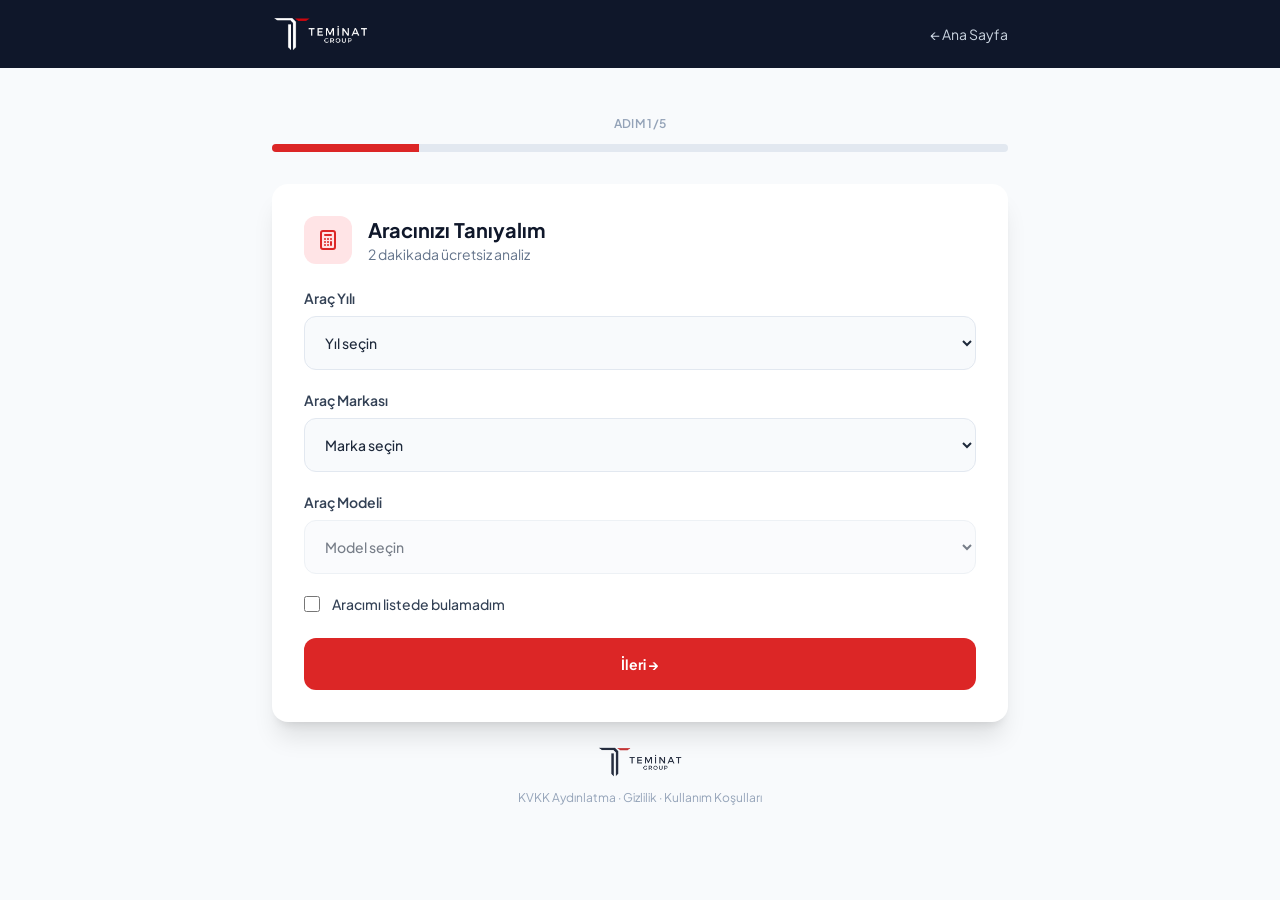
<file: deger-kaybi-hesaplayici.html>
<!DOCTYPE html>
<html lang="tr">
<head>
  <meta charset="utf-8" />
  <meta name="viewport" content="width=device-width, initial-scale=1" />
  <title>Araç Değer Kaybı Hesaplama (Ücretsiz) | Teminat Group</title>
  <meta name="description" content="Kaza sonrası aracınızda oluşan değer kaybını adım adım, ücretsiz hesaplayın. Hasar gören parçaları işaretleyin, tahmini tazminatınızı saniyeler içinde öğrenin." />
  <link rel="stylesheet" href="assets/tailwind.css" />
  <link rel="preconnect" href="https://fonts.googleapis.com" />
  <link rel="preconnect" href="https://fonts.gstatic.com" crossorigin />
  <link href="https://fonts.googleapis.com/css2?family=Inter:wght@400;500;600;700&family=Plus+Jakarta+Sans:wght@500;600;700;800&display=swap" rel="stylesheet" />
  <style>
    input[type=range]{-webkit-appearance:none;appearance:none;height:6px;border-radius:9999px;background:#e2e8f0;outline:none}
    input[type=range]::-webkit-slider-thumb{-webkit-appearance:none;appearance:none;width:24px;height:24px;border-radius:9999px;background:#dc2626;cursor:pointer;box-shadow:0 1px 4px rgba(0,0,0,.25)}
    input[type=range]::-moz-range-thumb{width:24px;height:24px;border:none;border-radius:9999px;background:#dc2626;cursor:pointer}
      .car-part{fill:#cbd5e1;stroke:#fff;stroke-width:1.5;cursor:pointer;transition:fill .15s}
    .car-part:hover{fill:#94a3b8}
    .car-part.sel{fill:#dc2626}
  </style>
  <meta name="robots" content="index, follow, max-image-preview:large, max-snippet:-1" />
  <meta name="author" content="Teminat Group" />
  <meta name="publisher" content="Teminat Group" />
  <meta name="geo.region" content="TR-01" />
  <meta name="geo.placename" content="Adana, Seyhan" />
  <meta name="geo.position" content="37.0000;35.3213" />
  <meta name="ICBM" content="37.0000, 35.3213" />
  <link rel="canonical" href="https://teminatdegerkaybi.com/deger-kaybi-hesaplayici.html" />
  <link rel="alternate" hreflang="tr" href="https://teminatdegerkaybi.com/deger-kaybi-hesaplayici.html" />
  <link rel="icon" href="assets/favicon.ico" sizes="any" />
  <link rel="icon" type="image/svg+xml" href="assets/icon.svg" />
  <link rel="icon" type="image/png" sizes="32x32" href="assets/icons/icon-32.png" />
  <link rel="icon" type="image/png" sizes="16x16" href="assets/icons/icon-16.png" />
  <link rel="apple-touch-icon" sizes="180x180" href="assets/icons/apple-touch-icon.png" />
  <link rel="manifest" href="site.webmanifest" />
  <meta name="theme-color" content="#0f172a" />
  <meta property="og:type" content="website" />
  <meta property="og:site_name" content="Teminat Group" />
  <meta property="og:locale" content="tr_TR" />
  <meta property="og:title" content="Araç Değer Kaybı Hesaplama (Ücretsiz) | Teminat Group" />
  <meta property="og:description" content="Kaza sonrası aracınızda oluşan değer kaybını adım adım, ücretsiz hesaplayın. Hasar gören parçaları işaretleyin, tahmini tazminatınızı saniyeler içinde öğrenin." />
  <meta property="og:url" content="https://teminatdegerkaybi.com/deger-kaybi-hesaplayici.html" />
  <meta property="og:image" content="https://teminatdegerkaybi.com/assets/og-image.png" />
  <meta property="og:image:width" content="1200" />
  <meta property="og:image:height" content="630" />
  <meta property="og:image:alt" content="Teminat Group - Araç Değer Kaybı Tazminatı" />
  <meta name="twitter:card" content="summary_large_image" />
  <meta name="twitter:title" content="Araç Değer Kaybı Hesaplama (Ücretsiz) | Teminat Group" />
  <meta name="twitter:description" content="Kaza sonrası aracınızda oluşan değer kaybını adım adım, ücretsiz hesaplayın. Hasar gören parçaları işaretleyin, tahmini tazminatınızı saniyeler içinde öğrenin." />
  <meta name="twitter:image" content="https://teminatdegerkaybi.com/assets/og-image.png" />
  <script type="application/ld+json">
{"@context":"https://schema.org","@type":"BreadcrumbList","itemListElement":[{"@type":"ListItem","position":1,"name":"Ana Sayfa","item":"https://teminatdegerkaybi.com/"},{"@type":"ListItem","position":2,"name":"Değer Kaybı Hesaplama","item":"https://teminatdegerkaybi.com/deger-kaybi-hesaplayici.html"}]}
</script>
</head>
<body class="antialiased bg-slate-50 text-slate-800 font-sans min-h-screen">

  <!-- top bar -->
  <header class="bg-slate-900">
    <div class="max-w-3xl mx-auto px-4 py-4 flex items-center justify-between">
      <a href="index.html" class="flex items-center"><img src="assets/logo.png" alt="Teminat Group" class="h-9 w-auto" /></a>
      <a href="index.html" class="text-sm text-slate-300 hover:text-white transition">← Ana Sayfa</a>
    </div>
  </header>

  <main class="max-w-3xl mx-auto px-4 py-8 md:py-12">
    <!-- progress -->
    <div class="mb-8">
      <p class="text-center text-xs font-semibold text-slate-400 tracking-wide mb-3">ADIM <span id="stepNum">1</span>/5</p>
      <div class="w-full h-2 bg-slate-200 rounded-full overflow-hidden">
        <div id="progressBar" class="h-full bg-brand-600 transition-all duration-300" style="width:25%"></div>
      </div>
    </div>

    <form id="calcForm" class="bg-white rounded-2xl shadow-xl p-6 md:p-8">
      <!-- STEP 1: Araç -->
      <section data-step="1">
        <div class="flex items-center mb-6">
          <div class="w-12 h-12 bg-rose-100 rounded-xl flex items-center justify-center mr-4"><svg class="w-6 h-6 text-brand-600" fill="none" stroke="currentColor" viewBox="0 0 24 24"><path stroke-linecap="round" stroke-linejoin="round" stroke-width="2" d="M9 7h6m0 10v-3m-3 3h.01M9 17h.01M9 14h.01M12 14h.01M15 11h.01M12 11h.01M9 11h.01M7 21h10a2 2 0 002-2V5a2 2 0 00-2-2H7a2 2 0 00-2 2v14a2 2 0 002 2z"></path></svg></div>
          <div><h1 class="text-xl font-bold text-slate-900">Aracınızı Tanıyalım</h1><p class="text-sm text-slate-500">2 dakikada ücretsiz analiz</p></div>
        </div>
        <div class="mb-5">
          <label class="block text-slate-700 text-sm font-semibold mb-2">Araç Yılı</label>
          <select data-f-year class="w-full min-h-12 p-4 text-sm font-medium bg-slate-50 border border-slate-200 rounded-xl outline-none focus:border-brand-500 cursor-pointer"></select>
        </div>
        <div class="mb-5">
          <label class="block text-slate-700 text-sm font-semibold mb-2">Araç Markası</label>
          <select data-f-brand class="w-full min-h-12 p-4 text-sm font-medium bg-slate-50 border border-slate-200 rounded-xl outline-none focus:border-brand-500 cursor-pointer"></select>
        </div>
        <div class="mb-5">
          <label class="block text-slate-700 text-sm font-semibold mb-2">Araç Modeli</label>
          <select data-f-model class="w-full min-h-12 p-4 text-sm font-medium bg-slate-50 border border-slate-200 rounded-xl outline-none focus:border-brand-500 disabled:opacity-60 cursor-pointer" disabled><option value="">Model seçin</option></select>
        </div>
        <label class="flex items-center gap-3 cursor-pointer mb-6">
          <input type="checkbox" data-f-notfound class="w-4 h-4 rounded border-slate-300 text-brand-600 focus:ring-brand-500 cursor-pointer shrink-0" />
          <span class="text-sm font-medium text-slate-700">Aracımı listede bulamadım</span>
        </label>
      </section>

      <!-- STEP 2: Hasar Gören Parçalar -->
      <section data-step="2" class="hidden">
        <div class="text-center mb-5">
          <h1 class="text-xl font-bold text-slate-900">Hasar Gören Parçalar</h1>
          <p class="text-sm text-slate-500 mt-1">Kazada zarar gören bölgelere dokunun. Seçili alanlar <span class="text-brand-600 font-semibold">kırmızı</span> ile işaretlenir; tekrar dokunarak kaldırabilirsiniz.</p>
        </div>
        <div class="bg-slate-50 border border-slate-100 rounded-2xl p-4 md:p-6">
          <svg viewBox="0 0 240 500" class="w-full max-w-[240px] mx-auto select-none" role="group" aria-label="Araç hasar şeması">
            <!-- wheels -->
            <g>
              <rect x="40" y="120" width="18" height="54" rx="9" fill="#334155"/><rect x="44" y="130" width="10" height="34" rx="5" fill="#64748b"/>
              <rect x="182" y="120" width="18" height="54" rx="9" fill="#334155"/><rect x="186" y="130" width="10" height="34" rx="5" fill="#64748b"/>
              <rect x="40" y="320" width="18" height="54" rx="9" fill="#334155"/><rect x="44" y="330" width="10" height="34" rx="5" fill="#64748b"/>
              <rect x="182" y="320" width="18" height="54" rx="9" fill="#334155"/><rect x="186" y="330" width="10" height="34" rx="5" fill="#64748b"/>
            </g>
            <!-- mirrors -->
            <path d="M58 180 q-14 -2 -16 8 q-1 6 6 7 l12 -3 Z" fill="#cbd5e1"/>
            <path d="M182 180 q14 -2 16 8 q1 6 -6 7 l-12 -3 Z" fill="#cbd5e1"/>
            <!-- body base -->
            <path d="M120 18 C90 18 64 34 58 74 L54 250 L58 420 C62 452 88 470 120 470 C152 470 178 452 182 420 L186 250 L182 74 C176 34 150 18 120 18 Z" fill="#e2e8f0" stroke="#cbd5e1" stroke-width="1.5"/>
            <!-- glass -->
            <path d="M94 172 L146 172 L150 212 L90 212 Z" fill="#64748b"/>
            <path d="M90 304 L150 304 L146 342 L94 342 Z" fill="#64748b"/>
            <!-- clickable parts -->
            <path class="car-part" data-part="Ön Tampon" d="M58 76 C62 40 88 24 120 24 C152 24 178 40 182 76 L182 84 L58 84 Z"><title>Ön Tampon</title></path>
            <path class="car-part" data-part="Kaput" d="M90 88 L150 88 L152 168 L88 168 Z"><title>Kaput</title></path>
            <rect class="car-part" data-part="Sol Ön Çamurluk" x="57" y="88" width="27" height="80" rx="8"><title>Sol Ön Çamurluk</title></rect>
            <rect class="car-part" data-part="Sağ Ön Çamurluk" x="156" y="88" width="27" height="80" rx="8"><title>Sağ Ön Çamurluk</title></rect>
            <rect class="car-part" data-part="Sol Ön Kapı" x="57" y="172" width="27" height="70" rx="6"><title>Sol Ön Kapı</title></rect>
            <rect class="car-part" data-part="Sağ Ön Kapı" x="156" y="172" width="27" height="70" rx="6"><title>Sağ Ön Kapı</title></rect>
            <rect class="car-part" data-part="Tavan" x="90" y="216" width="60" height="84" rx="10"><title>Tavan</title></rect>
            <rect class="car-part" data-part="Sol Arka Kapı" x="57" y="246" width="27" height="66" rx="6"><title>Sol Arka Kapı</title></rect>
            <rect class="car-part" data-part="Sağ Arka Kapı" x="156" y="246" width="27" height="66" rx="6"><title>Sağ Arka Kapı</title></rect>
            <path class="car-part" data-part="Bagaj" d="M88 346 L152 346 L150 406 L90 406 Z"><title>Bagaj</title></path>
            <rect class="car-part" data-part="Sol Arka Çamurluk" x="57" y="316" width="27" height="90" rx="8"><title>Sol Arka Çamurluk</title></rect>
            <rect class="car-part" data-part="Sağ Arka Çamurluk" x="156" y="316" width="27" height="90" rx="8"><title>Sağ Arka Çamurluk</title></rect>
            <path class="car-part" data-part="Arka Tampon" d="M58 416 L182 416 L182 424 C178 452 152 468 120 468 C88 468 62 452 58 424 Z"><title>Arka Tampon</title></path>
          </svg>
          <div class="mt-4 text-center">
            <p class="text-sm text-slate-600">Seçili parça: <span id="partCount" class="font-bold text-brand-600">0</span></p>
            <div id="partChips" class="flex flex-wrap justify-center gap-2 mt-3"></div>
          </div>
        </div>
        <div class="mt-6">
          <label class="block text-slate-700 text-sm font-semibold mb-2">Bu kaza için toplam hasar / tramer tutarı</label>
          <input id="tramer" type="text" inputmode="numeric" placeholder="Örn. 85.000" class="w-full min-h-12 p-4 text-sm font-medium bg-slate-50 border border-slate-200 rounded-xl outline-none focus:border-brand-500" />
          <label class="flex items-center gap-3 cursor-pointer mt-3">
            <input type="checkbox" id="tramerBilmiyorum" class="w-4 h-4 rounded border-slate-300 text-brand-600 focus:ring-brand-500 cursor-pointer shrink-0" />
            <span class="text-sm font-medium text-slate-700">Bilmiyorum</span>
          </label>
        </div>
        <p class="text-xs text-slate-400 text-center mt-3">Emin değilseniz bu adımı boş bırakıp devam edebilirsiniz.</p>
      </section>

      <!-- STEP 3: Kaza ve Değer -->
      <section data-step="3" class="hidden">
        <h1 class="text-xl font-bold text-slate-900 mb-6">Kaza ve Değer Bilgileri</h1>
        <div class="mb-5">
          <label class="block text-slate-700 text-sm font-semibold mb-2">Aracınızın kaza öncesi piyasa değeri nedir?</label>
          <input id="piyasa" type="text" inputmode="numeric" placeholder="1.000.000 TL" class="w-full min-h-12 p-4 text-sm font-medium bg-slate-50 border border-slate-200 rounded-xl outline-none focus:border-brand-500" />
          <p class="text-xs text-slate-500 mt-2">Aracınızı <span class="underline">son kazası olmadan</span> bugün satacak olsanız alabileceğiniz tahmini fiyat.</p>
        </div>
        <div class="mb-5">
          <label class="block text-slate-700 text-sm font-semibold mb-2">Araç Kilometresi</label>
          <input id="km" type="text" inputmode="numeric" placeholder="25.000" class="w-full min-h-12 p-4 text-sm font-medium bg-slate-50 border border-slate-200 rounded-xl outline-none focus:border-brand-500" />
        </div>
        <div class="mb-6">
          <label class="block text-slate-700 text-sm font-semibold mb-3">Kusur Oranı</label>
          <input id="kusur" type="range" min="0" max="100" value="50" step="5" class="w-full" />
          <div class="flex justify-between text-xs text-slate-500 mt-2">
            <span class="text-center w-20">%0<br>(Tamamen Karşı Taraf Kusurlu)</span>
            <span class="text-center font-bold text-brand-600 text-base" id="kusurVal">50%</span>
            <span class="text-center w-20">%100<br>(Tamamen Ben Kusurluyum)</span>
          </div>
        </div>
        <div class="flex items-center justify-between py-3 border-t border-slate-100">
          <span class="text-sm font-semibold text-slate-800">Kaza son 2 yıl içinde mi?</span>
          <label class="inline-flex items-center gap-2 cursor-pointer"><span class="text-xs text-slate-400">Hayır</span><input type="checkbox" id="son2yil" class="sr-only peer" checked /><span class="relative w-12 h-6 bg-slate-200 rounded-full peer-checked:bg-brand-600 transition after:content-[''] after:absolute after:top-0.5 after:left-0.5 after:w-5 after:h-5 after:bg-white after:rounded-full after:transition peer-checked:after:translate-x-6"></span><span class="text-xs text-slate-600">Evet</span></label>
        </div>
        <div class="flex items-center justify-between py-3 border-t border-slate-100 mb-6">
          <span class="text-sm font-semibold text-slate-800">Bu kaza için daha önce değer kaybı tazminatı aldınız mı?</span>
          <label class="inline-flex items-center gap-2 cursor-pointer"><span class="text-xs text-slate-400">Hayır</span><input type="checkbox" id="oncekiTazminat" class="sr-only peer" /><span class="relative w-12 h-6 bg-slate-200 rounded-full peer-checked:bg-brand-600 transition after:content-[''] after:absolute after:top-0.5 after:left-0.5 after:w-5 after:h-5 after:bg-white after:rounded-full after:transition peer-checked:after:translate-x-6"></span><span class="text-xs text-slate-600">Evet</span></label>
        </div>
      </section>

      <!-- STEP 3: İletişim -->
      <section data-step="4" class="hidden">
        <p class="text-center text-xs font-semibold text-slate-400 tracking-wide mb-1">SONUÇLARI GÖRMEK İÇİN…</p>
        <h1 class="text-2xl font-bold text-slate-900 text-center mb-6">Son Bir Adım</h1>
        <div class="mb-5">
          <label class="block text-slate-700 text-sm font-semibold mb-2">Ad Soyad</label>
          <input id="adsoyad" type="text" placeholder="Adınız Soyadınız" class="w-full min-h-12 p-4 text-sm font-medium bg-slate-50 border border-slate-200 rounded-xl outline-none focus:border-brand-500" />
        </div>
        <div class="mb-5">
          <label class="block text-slate-700 text-sm font-semibold mb-2">Telefon</label>
          <input id="telefon" type="tel" placeholder="05XX XXX XX XX" class="w-full min-h-12 p-4 text-sm font-medium bg-slate-50 border border-slate-200 rounded-xl outline-none focus:border-brand-500" />
        </div>
        <div class="mb-5">
          <label class="block text-slate-700 text-sm font-semibold mb-2">Şehir</label>
          <select id="sehir" class="w-full min-h-12 p-4 text-sm font-medium bg-slate-50 border border-slate-200 rounded-xl outline-none focus:border-brand-500 cursor-pointer"><option value="">Şehir seçin</option></select>
        </div>
        <div class="mb-5">
          <p class="text-slate-700 text-sm font-semibold mb-2">Bu kazanızla ilgili bir avukata vekalet verdiniz mi?</p>
          <div class="flex gap-3">
            <label class="flex-1 flex items-center gap-2 p-3 border border-slate-200 rounded-xl cursor-pointer hover:border-brand-300"><input type="radio" name="avukat" value="evet" class="text-brand-600 focus:ring-brand-500" /><span class="text-sm">Evet</span></label>
            <label class="flex-1 flex items-center gap-2 p-3 border border-slate-200 rounded-xl cursor-pointer hover:border-brand-300"><input type="radio" name="avukat" value="hayir" class="text-brand-600 focus:ring-brand-500" /><span class="text-sm">Hayır</span></label>
          </div>
        </div>
        <label class="flex items-start gap-3 cursor-pointer mb-6">
          <input type="checkbox" id="kvkk" class="w-4 h-4 mt-1 rounded border-slate-300 text-brand-600 focus:ring-brand-500 shrink-0" />
          <span class="text-xs text-slate-500 leading-relaxed">Kişisel verilerimin işlenmesine ilişkin <a href="pages/aydinlatma-metni.html" class="text-brand-600 underline" target="_blank">Aydınlatma Metni</a>'ni okudum. Hesaplama sonucumla ilgili detaylı bilgilendirme ve danışmanlık almak amacıyla uzman ekibinizin beni aramasına/ulaşmasına izin veriyorum.</span>
        </label>
        <p id="formError" class="hidden text-sm text-brand-600 mb-3"></p>
      </section>

      <!-- STEP 4: Sonuç -->
      <section data-step="5" class="hidden text-center">
        <div class="w-16 h-16 bg-emerald-100 rounded-full flex items-center justify-center mx-auto mb-4"><svg class="w-8 h-8 text-emerald-500" fill="none" stroke="currentColor" viewBox="0 0 24 24"><path stroke-linecap="round" stroke-linejoin="round" stroke-width="2" d="M5 13l4 4L19 7"></path></svg></div>
        <h1 class="text-2xl font-bold text-slate-900 mb-2">Tahmini Değer Kaybınız</h1>
        <p class="text-slate-500 text-sm mb-6">Aşağıdaki tutar ön bilgilendirme amaçlıdır. Kesin tutar uzman incelemesi sonrası netleşir.</p>
        <div class="bg-slate-50 rounded-2xl p-8 mb-6">
          <p class="text-4xl md:text-5xl font-bold text-brand-600" id="resultValue">₺0</p>
          <p class="text-sm text-slate-500 mt-2" id="resultCar"></p>
        </div>
        <div class="bg-emerald-50 border border-emerald-100 rounded-xl p-4 mb-6 text-left">
          <p class="text-sm text-emerald-800">✓ Talebiniz alındı. Uzman ekibimiz <span class="font-semibold">1 saat içinde</span> sizi arayarak süreci ücretsiz başlatacaktır.</p>
        </div>
        <a id="waBtn" href="#" target="_blank" rel="noopener" class="inline-flex items-center justify-center w-full min-h-12 py-4 px-8 mb-3 text-sm text-white font-bold bg-emerald-500 hover:bg-emerald-600 rounded-xl transition">
          <svg class="w-5 h-5 mr-2" fill="currentColor" viewBox="0 0 24 24"><path d="M.057 24l1.687-6.163a11.867 11.867 0 01-1.587-5.945C.16 5.335 5.495 0 12.05 0a11.817 11.817 0 018.413 3.488 11.824 11.824 0 013.48 8.414c-.003 6.557-5.338 11.892-11.893 11.892a11.9 11.9 0 01-5.688-1.448L.057 24zm6.597-3.807c1.676.995 3.276 1.591 5.392 1.592 5.448 0 9.886-4.434 9.889-9.885.002-5.462-4.415-9.89-9.881-9.892-5.452 0-9.887 4.434-9.889 9.884a9.86 9.86 0 001.51 5.26l-.999 3.648 3.978-1.207zm11.387-5.464c-.074-.124-.272-.198-.57-.347-.297-.149-1.758-.868-2.031-.967-.272-.099-.47-.149-.669.149-.198.297-.768.967-.941 1.165-.173.198-.347.223-.644.074-.297-.149-1.255-.462-2.39-1.475-.883-.788-1.48-1.761-1.653-2.059-.173-.297-.018-.458.13-.606.134-.133.297-.347.446-.521.151-.172.2-.296.3-.495.099-.198.05-.372-.025-.521-.075-.148-.669-1.611-.916-2.206-.242-.579-.487-.501-.669-.51l-.57-.01c-.198 0-.52.074-.792.372s-1.04 1.016-1.04 2.479 1.065 2.876 1.213 3.074c.149.198 2.095 3.2 5.076 4.487.709.306 1.263.489 1.694.626.712.226 1.36.194 1.872.118.571-.085 1.758-.719 2.006-1.413.248-.695.248-1.29.173-1.414z"/></svg>
          WhatsApp'tan Hızlı İletişim
        </a>
        <a href="index.html" class="inline-flex items-center justify-center w-full min-h-12 py-4 px-8 text-sm text-white font-bold bg-slate-900 hover:bg-slate-800 rounded-xl transition">Ana Sayfaya Dön</a>
      </section>

      <!-- nav buttons -->
      <div class="flex items-center gap-3 mt-2" id="navBtns">
        <button type="button" id="backBtn" class="hidden flex-1 min-h-12 py-3 px-6 text-sm font-semibold text-slate-700 border border-slate-200 rounded-xl hover:bg-slate-50 transition">← Geri</button>
        <button type="button" id="nextBtn" class="flex-1 min-h-12 py-4 px-8 text-sm text-white font-bold bg-brand-600 hover:bg-brand-500 rounded-xl transition flex items-center justify-center">İleri →</button>
      </div>
    </form>

    <div class="flex items-center justify-center gap-2 mt-6 text-slate-400">
      <img src="assets/logo-dark.png" alt="Teminat Group" class="h-8 w-auto opacity-90" />
    </div>
    <p class="text-center text-xs text-slate-400 mt-3">
      <a href="pages/aydinlatma-metni.html" class="hover:text-slate-600">KVKK Aydınlatma</a> ·
      <a href="pages/gizlilik-politikasi.html" class="hover:text-slate-600">Gizlilik</a> ·
      <a href="pages/kullanim-kosullari.html" class="hover:text-slate-600">Kullanım Koşulları</a>
    </p>
  </main>

  <script src="assets/config.js?v=4"></script>
  <script src="assets/main.js"></script>
  <script>
  (function () {
    var CAR = window.TEMINAT.CAR_DATA;
    var step = 1;
    var maxStep = 5;
    var form = document.getElementById("calcForm");
    var yearSel = form.querySelector("[data-f-year]");
    var brandSel = form.querySelector("[data-f-brand]");
    var modelSel = form.querySelector("[data-f-model]");
    var notFound = form.querySelector("[data-f-notfound]");
    var damaged = new Set();

    window.TEMINAT.fillYears(yearSel);
    window.TEMINAT.fillBrands(brandSel);
    brandSel.addEventListener("change", function () {
      if (brandSel.value && CAR[brandSel.value]) {
        window.TEMINAT.fillSelect(modelSel, CAR[brandSel.value], "Model seçin");
        modelSel.disabled = false;
      } else { window.TEMINAT.fillSelect(modelSel, [], "Model seçin"); modelSel.disabled = true; }
    });
    notFound.addEventListener("change", function () {
      var d = notFound.checked;
      yearSel.disabled = d; brandSel.disabled = d;
      modelSel.disabled = d || !brandSel.value;
    });

    // prefill from query string
    var qs = new URLSearchParams(location.search);
    if (qs.get("yil")) yearSel.value = qs.get("yil");
    if (qs.get("marka")) { brandSel.value = qs.get("marka"); brandSel.dispatchEvent(new Event("change")); }
    if (qs.get("model")) setTimeout(function(){ modelSel.value = qs.get("model"); }, 0);
    if (qs.get("notfound")) { notFound.checked = true; notFound.dispatchEvent(new Event("change")); }

    // Turkish cities
    var cities = ["Adana","Adıyaman","Afyonkarahisar","Ağrı","Amasya","Ankara","Antalya","Aydın","Balıkesir","Bursa","Denizli","Diyarbakır","Elazığ","Erzurum","Eskişehir","Gaziantep","Hatay","Isparta","Mersin","İstanbul","İzmir","Kahramanmaraş","Kayseri","Kocaeli","Konya","Malatya","Manisa","Mardin","Muğla","Ordu","Sakarya","Samsun","Şanlıurfa","Tekirdağ","Trabzon","Van"];
    var sehirSel = document.getElementById("sehir");
    cities.forEach(function (c) { var o = document.createElement("option"); o.value = c; o.textContent = c; sehirSel.appendChild(o); });

    // number formatting
    function fmt(el) {
      el.addEventListener("input", function () {
        var v = el.value.replace(/\D/g, "");
        el.value = v ? Number(v).toLocaleString("tr-TR") : "";
      });
    }
    fmt(document.getElementById("piyasa"));
    fmt(document.getElementById("km"));
    fmt(document.getElementById("tramer"));
    var tramerBilmiyorum = document.getElementById("tramerBilmiyorum");
    if (tramerBilmiyorum) tramerBilmiyorum.addEventListener("change", function () {
      var t = document.getElementById("tramer");
      t.disabled = tramerBilmiyorum.checked; if (tramerBilmiyorum.checked) t.value = "";
      t.classList.toggle("opacity-50", tramerBilmiyorum.checked);
    });

    var kusur = document.getElementById("kusur");
    var kusurVal = document.getElementById("kusurVal");
    kusur.addEventListener("input", function () { kusurVal.textContent = kusur.value + "%"; });

    // damaged parts selector
    function updateParts() {
      var c = document.getElementById("partCount"); if (c) c.textContent = damaged.size;
      var chips = document.getElementById("partChips");
      if (chips) { chips.innerHTML = ""; damaged.forEach(function (n) { var sp = document.createElement("span"); sp.className = "inline-block bg-rose-100 text-brand-700 text-xs font-medium px-2.5 py-1 rounded-full"; sp.textContent = n; chips.appendChild(sp); }); }
    }
    form.querySelectorAll(".car-part").forEach(function (el) {
      el.addEventListener("click", function () {
        var name = el.getAttribute("data-part");
        if (damaged.has(name)) { damaged.delete(name); el.classList.remove("sel"); }
        else { damaged.add(name); el.classList.add("sel"); }
        updateParts();
      });
    });

    function showStep(n) {
      form.querySelectorAll("[data-step]").forEach(function (s) {
        s.classList.toggle("hidden", Number(s.getAttribute("data-step")) !== n);
      });
      document.getElementById("stepNum").textContent = n;
      document.getElementById("progressBar").style.width = (n / maxStep * 100) + "%";
      document.getElementById("backBtn").classList.toggle("hidden", n === 1 || n === 5);
      var nextBtn = document.getElementById("nextBtn");
      if (n === 5) { document.getElementById("navBtns").classList.add("hidden"); }
      else { document.getElementById("navBtns").classList.remove("hidden"); nextBtn.textContent = (n === 4) ? "Ücretsiz Hesapla ve Sonucu Gönder" : "İleri →"; }
      window.scrollTo({ top: 0, behavior: "smooth" });
    }

    function num(id) { return Number(document.getElementById(id).value.replace(/\D/g, "")) || 0; }

    function validate() {
      var err = document.getElementById("formError");
      err.classList.add("hidden");
      if (step === 1) {
        if (!notFound.checked && (!yearSel.value || !brandSel.value || !modelSel.value)) {
          alert("Lütfen araç bilgilerini seçin veya 'Aracımı listede bulamadım' kutusunu işaretleyin."); return false;
        }
      } else if (step === 3) {
        if (num("piyasa") <= 0) { alert("Lütfen aracınızın piyasa değerini girin."); return false; }
      } else if (step === 4) {
        if (!document.getElementById("adsoyad").value.trim() || !document.getElementById("telefon").value.trim() || !sehirSel.value) {
          err.textContent = "Lütfen ad soyad, telefon ve şehir alanlarını doldurun."; err.classList.remove("hidden"); return false;
        }
        if (!document.getElementById("kvkk").checked) {
          err.textContent = "Devam etmek için Aydınlatma Metni onayını işaretleyin."; err.classList.remove("hidden"); return false;
        }
      }
      return true;
    }

    function calculate() {
      var piyasa = num("piyasa");
      var km = num("km");
      var yil = Number(yearSel.value) || new Date().getFullYear();
      var age = Math.max(0, new Date().getFullYear() - yil);
      var kusurOrani = Number(kusur.value) / 100; // ben kusurlu oranı
      var karsiTarafKusuru = 1 - kusurOrani;

      // base loss rate ~ 8% adjusted by age and km
      var rate = 0.09;
      rate -= age * 0.006;          // older car, lower rate
      if (km > 100000) rate -= 0.02;
      else if (km > 50000) rate -= 0.01;
      if (rate < 0.02) rate = 0.02;
      rate += Math.min(damaged.size, 8) * 0.004; // hasarlı bölge sayısı

      var loss = piyasa * rate * karsiTarafKusuru;
      if (document.getElementById("oncekiTazminat").checked) loss = 0;
      if (!document.getElementById("son2yil").checked) loss *= 0.4; // zaman aşımı riski
      loss = Math.round(loss / 100) * 100;

      document.getElementById("resultValue").textContent = "₺" + loss.toLocaleString("tr-TR");
      var carTxt = notFound.checked ? "Aracınız" : ([yearSel.value, brandSel.value, modelSel.value].filter(Boolean).join(" "));
      document.getElementById("resultCar").textContent = carTxt;
    }

    function leadData() {
      function v(id){ var el=document.getElementById(id); return el ? el.value.trim() : ""; }
      var avukatEl = document.querySelector('input[name="avukat"]:checked');
      return {
        tarih: new Date().toLocaleString("tr-TR"),
        adSoyad: v("adsoyad"),
        telefon: v("telefon"),
        sehir: sehirSel.value,
        avukat: avukatEl ? avukatEl.value : "",
        arac: notFound.checked ? "Listede yok" : [yearSel.value, brandSel.value, modelSel.value].filter(Boolean).join(" "),
        yil: yearSel.value, marka: brandSel.value, model: modelSel.value,
        kilometre: v("km"),
        piyasaDegeri: v("piyasa"),
        kusurOrani: kusur.value + "%",
        sonIkiYil: document.getElementById("son2yil").checked ? "Evet" : "Hayır",
        oncedenTazminat: document.getElementById("oncekiTazminat").checked ? "Evet" : "Hayır",
        hasarliParcalar: Array.from(damaged).join(", "),
        tramerTutari: document.getElementById("tramerBilmiyorum").checked ? "Bilmiyorum" : v("tramer"),
        tahminiDegerKaybi: document.getElementById("resultValue").textContent,
        kaynak: location.href
      };
    }

    function submitLead() {
      var cfg = window.TEMINAT_CONFIG || {};
      var data = leadData();
      window.__lead = data;
      if (cfg.sheetEndpoint) {
        try {
          fetch(cfg.sheetEndpoint, { method: "POST", mode: "no-cors", body: new URLSearchParams(data) });
        } catch (e) { /* sessizce geç */ }
      }
      // WhatsApp butonunu doldur
      var wa = document.getElementById("waBtn");
      if (wa && cfg.whatsapp) {
        var msg = "Merhaba, değer kaybı başvurusu yapmak istiyorum.%0A" +
          "Ad: " + data.adSoyad + "%0ATelefon: " + data.telefon + "%0AŞehir: " + data.sehir +
          "%0AAraç: " + data.arac + "%0AHasarlı parçalar: " + (data.hasarliParcalar || "-") +
          "%0ATahmini değer kaybı: " + data.tahminiDegerKaybi;
        wa.href = "https://wa.me/" + cfg.whatsapp + "?text=" + msg;
      }
    }

    document.getElementById("nextBtn").addEventListener("click", function () {
      if (!validate()) return;
      if (step === 4) { calculate(); submitLead(); }
      step++;
      if (step > maxStep) step = maxStep;
      showStep(step);
    });
    document.getElementById("backBtn").addEventListener("click", function () {
      step = Math.max(1, step - 1); showStep(step);
    });

    showStep(1);
  })();
  </script>
</body>
</html>
</file>
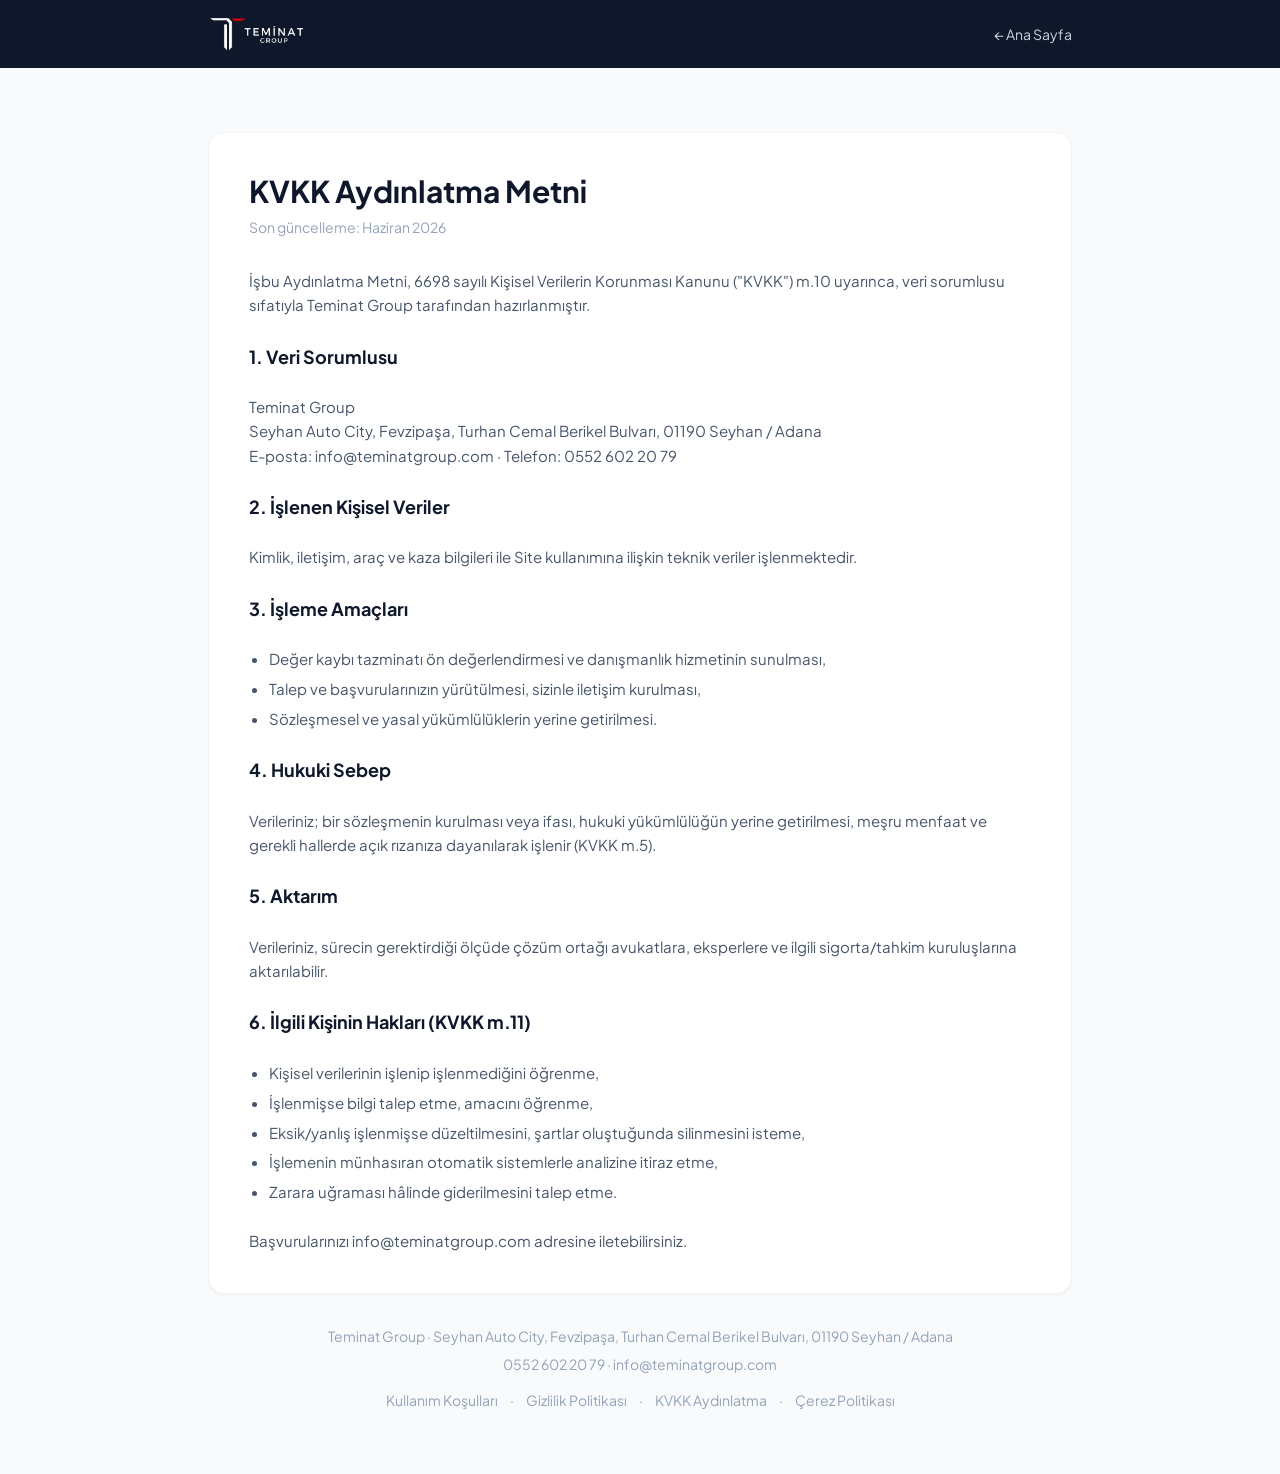
<file: pages/aydinlatma-metni.html>
<!DOCTYPE html>
<html lang="tr">
<head>
  <meta charset="utf-8" />
  <meta name="viewport" content="width=device-width, initial-scale=1" />
  <title>KVKK Aydınlatma Metni | Teminat Group</title>
  <meta name="description" content="6698 sayılı KVKK kapsamında Teminat Group kişisel verilerin işlenmesine ilişkin aydınlatma metni." />
  <link rel="stylesheet" href="../assets/tailwind.css" />
  <link rel="preconnect" href="https://fonts.googleapis.com" />
  <link rel="preconnect" href="https://fonts.gstatic.com" crossorigin />
  <link href="https://fonts.googleapis.com/css2?family=Inter:wght@400;500;600;700&family=Plus+Jakarta+Sans:wght@500;600;700;800&display=swap" rel="stylesheet" />
  <meta name="robots" content="index, follow, max-image-preview:large, max-snippet:-1" />
  <meta name="author" content="Teminat Group" />
  <meta name="publisher" content="Teminat Group" />
  <meta name="geo.region" content="TR-01" />
  <meta name="geo.placename" content="Adana, Seyhan" />
  <meta name="geo.position" content="37.0000;35.3213" />
  <meta name="ICBM" content="37.0000, 35.3213" />
  <link rel="canonical" href="https://teminatdegerkaybi.com/pages/aydinlatma-metni.html" />
  <link rel="alternate" hreflang="tr" href="https://teminatdegerkaybi.com/pages/aydinlatma-metni.html" />
  <link rel="icon" href="../assets/favicon.ico" sizes="any" />
  <link rel="icon" type="image/svg+xml" href="../assets/icon.svg" />
  <link rel="icon" type="image/png" sizes="32x32" href="../assets/icons/icon-32.png" />
  <link rel="icon" type="image/png" sizes="16x16" href="../assets/icons/icon-16.png" />
  <link rel="apple-touch-icon" sizes="180x180" href="../assets/icons/apple-touch-icon.png" />
  <link rel="manifest" href="../site.webmanifest" />
  <meta name="theme-color" content="#0f172a" />
  <meta property="og:type" content="website" />
  <meta property="og:site_name" content="Teminat Group" />
  <meta property="og:locale" content="tr_TR" />
  <meta property="og:title" content="KVKK Aydınlatma Metni | Teminat Group" />
  <meta property="og:description" content="6698 sayılı KVKK kapsamında Teminat Group kişisel verilerin işlenmesine ilişkin aydınlatma metni." />
  <meta property="og:url" content="https://teminatdegerkaybi.com/pages/aydinlatma-metni.html" />
  <meta property="og:image" content="https://teminatdegerkaybi.com/assets/og-image.png" />
  <meta property="og:image:width" content="1200" />
  <meta property="og:image:height" content="630" />
  <meta property="og:image:alt" content="Teminat Group - Araç Değer Kaybı Tazminatı" />
  <meta name="twitter:card" content="summary_large_image" />
  <meta name="twitter:title" content="KVKK Aydınlatma Metni | Teminat Group" />
  <meta name="twitter:description" content="6698 sayılı KVKK kapsamında Teminat Group kişisel verilerin işlenmesine ilişkin aydınlatma metni." />
  <meta name="twitter:image" content="https://teminatdegerkaybi.com/assets/og-image.png" />
  <script type="application/ld+json">
{"@context":"https://schema.org","@type":"BreadcrumbList","itemListElement":[{"@type":"ListItem","position":1,"name":"Ana Sayfa","item":"https://teminatdegerkaybi.com/"},{"@type":"ListItem","position":2,"name":"KVKK Aydınlatma Metni","item":"https://teminatdegerkaybi.com/pages/aydinlatma-metni.html"}]}
</script>
</head>
<body class="antialiased bg-slate-50 text-slate-800 font-sans">
  <header class="bg-slate-900">
    <div class="max-w-4xl mx-auto px-4 py-4 flex items-center justify-between">
      <a href="../index.html" class="flex items-center"><img src="../assets/logo.png" alt="Teminat Group" class="h-9 w-auto" /></a>
      <a href="../index.html" class="text-sm text-slate-300 hover:text-white transition">&larr; Ana Sayfa</a>
    </div>
  </header>

  <main class="max-w-4xl mx-auto px-4 py-10 md:py-16">
    <div class="bg-white rounded-2xl shadow-sm border border-slate-100 p-6 md:p-10">
      <h1 class="text-2xl md:text-3xl font-bold text-slate-900 mb-2">KVKK Aydınlatma Metni</h1>
      <p class="text-sm text-slate-400 mb-8">Son güncelleme: Haziran 2026</p>
      <div class="prose-content space-y-6 text-slate-600 leading-relaxed text-[15px]">

<p>İşbu Aydınlatma Metni, 6698 sayılı Kişisel Verilerin Korunması Kanunu ("KVKK") m.10 uyarınca, veri sorumlusu sıfatıyla Teminat Group tarafından hazırlanmıştır.</p>

<h2>1. Veri Sorumlusu</h2>
<p>Teminat Group<br>Seyhan Auto City, Fevzipaşa, Turhan Cemal Berikel Bulvarı, 01190 Seyhan / Adana<br>E-posta: info@teminatgroup.com · Telefon: 0552 602 20 79</p>

<h2>2. İşlenen Kişisel Veriler</h2>
<p>Kimlik, iletişim, araç ve kaza bilgileri ile Site kullanımına ilişkin teknik veriler işlenmektedir.</p>

<h2>3. İşleme Amaçları</h2>
<ul>
  <li>Değer kaybı tazminatı ön değerlendirmesi ve danışmanlık hizmetinin sunulması,</li>
  <li>Talep ve başvurularınızın yürütülmesi, sizinle iletişim kurulması,</li>
  <li>Sözleşmesel ve yasal yükümlülüklerin yerine getirilmesi.</li>
</ul>

<h2>4. Hukuki Sebep</h2>
<p>Verileriniz; bir sözleşmenin kurulması veya ifası, hukuki yükümlülüğün yerine getirilmesi, meşru menfaat ve gerekli hallerde açık rızanıza dayanılarak işlenir (KVKK m.5).</p>

<h2>5. Aktarım</h2>
<p>Verileriniz, sürecin gerektirdiği ölçüde çözüm ortağı avukatlara, eksperlere ve ilgili sigorta/tahkim kuruluşlarına aktarılabilir.</p>

<h2>6. İlgili Kişinin Hakları (KVKK m.11)</h2>
<ul>
  <li>Kişisel verilerinin işlenip işlenmediğini öğrenme,</li>
  <li>İşlenmişse bilgi talep etme, amacını öğrenme,</li>
  <li>Eksik/yanlış işlenmişse düzeltilmesini, şartlar oluştuğunda silinmesini isteme,</li>
  <li>İşlemenin münhasıran otomatik sistemlerle analizine itiraz etme,</li>
  <li>Zarara uğraması hâlinde giderilmesini talep etme.</li>
</ul>
<p>Başvurularınızı info@teminatgroup.com adresine iletebilirsiniz.</p>

      </div>
    </div>

    <div class="mt-8 text-center text-sm text-slate-400">
      <p class="mb-2">Teminat Group · Seyhan Auto City, Fevzipaşa, Turhan Cemal Berikel Bulvarı, 01190 Seyhan / Adana</p>
      <p><a href="tel:05526022079" class="hover:text-slate-600">0552 602 20 79</a> · <a href="mailto:info@teminatgroup.com" class="hover:text-slate-600">info@teminatgroup.com</a></p>
      <p class="mt-4 flex flex-wrap items-center justify-center gap-x-3 gap-y-1">
        <a href="kullanim-kosullari.html" class="hover:text-slate-600">Kullanım Koşulları</a><span>·</span>
        <a href="gizlilik-politikasi.html" class="hover:text-slate-600">Gizlilik Politikası</a><span>·</span>
        <a href="aydinlatma-metni.html" class="hover:text-slate-600">KVKK Aydınlatma</a><span>·</span>
        <a href="cerez-politikasi.html" class="hover:text-slate-600">Çerez Politikası</a>
      </p>
    </div>
  </main>

  <style>
    .prose-content h2 { font-size:1.125rem; font-weight:700; color:#0f172a; margin-top:1.5rem; }
    .prose-content p { margin-bottom:.5rem; }
    .prose-content ul { list-style:disc; padding-left:1.25rem; margin:.5rem 0; }
    .prose-content li { margin-bottom:.35rem; }
  </style>
</body>
</html>
</file>
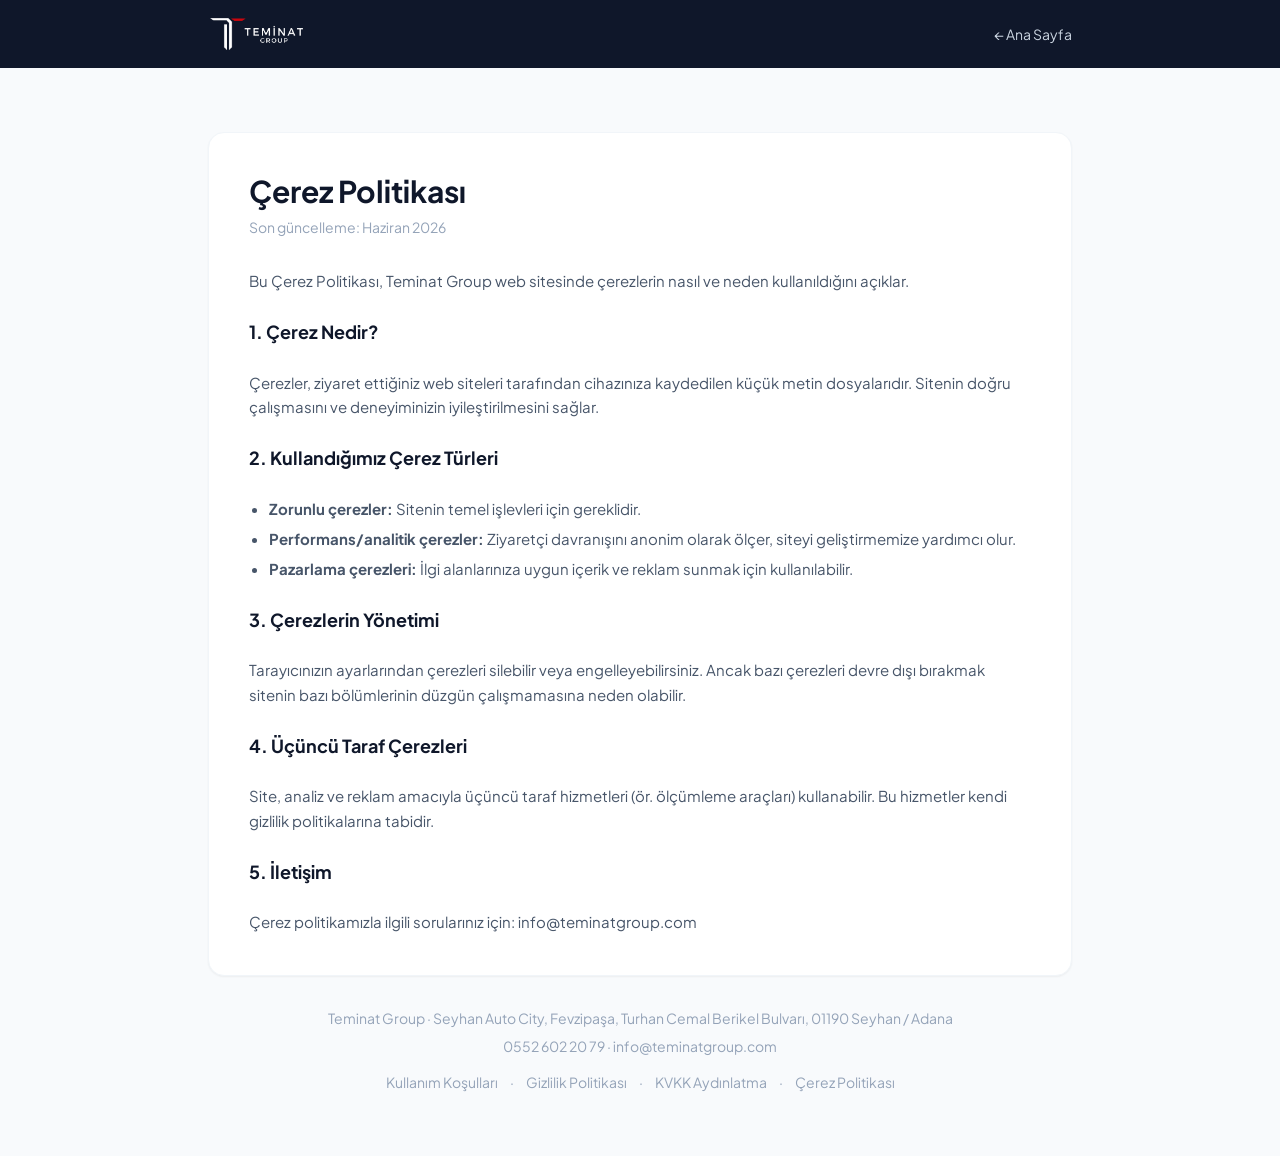
<file: pages/cerez-politikasi.html>
<!DOCTYPE html>
<html lang="tr">
<head>
  <meta charset="utf-8" />
  <meta name="viewport" content="width=device-width, initial-scale=1" />
  <title>Çerez Politikası | Teminat Group</title>
  <meta name="description" content="Teminat Group web sitesinde kullanılan çerez türleri ve çerez tercihlerinizi yönetme yöntemleri." />
  <link rel="stylesheet" href="../assets/tailwind.css" />
  <link rel="preconnect" href="https://fonts.googleapis.com" />
  <link rel="preconnect" href="https://fonts.gstatic.com" crossorigin />
  <link href="https://fonts.googleapis.com/css2?family=Inter:wght@400;500;600;700&family=Plus+Jakarta+Sans:wght@500;600;700;800&display=swap" rel="stylesheet" />
  <meta name="robots" content="index, follow, max-image-preview:large, max-snippet:-1" />
  <meta name="author" content="Teminat Group" />
  <meta name="publisher" content="Teminat Group" />
  <meta name="geo.region" content="TR-01" />
  <meta name="geo.placename" content="Adana, Seyhan" />
  <meta name="geo.position" content="37.0000;35.3213" />
  <meta name="ICBM" content="37.0000, 35.3213" />
  <link rel="canonical" href="https://teminatdegerkaybi.com/pages/cerez-politikasi.html" />
  <link rel="alternate" hreflang="tr" href="https://teminatdegerkaybi.com/pages/cerez-politikasi.html" />
  <link rel="icon" href="../assets/favicon.ico" sizes="any" />
  <link rel="icon" type="image/svg+xml" href="../assets/icon.svg" />
  <link rel="icon" type="image/png" sizes="32x32" href="../assets/icons/icon-32.png" />
  <link rel="icon" type="image/png" sizes="16x16" href="../assets/icons/icon-16.png" />
  <link rel="apple-touch-icon" sizes="180x180" href="../assets/icons/apple-touch-icon.png" />
  <link rel="manifest" href="../site.webmanifest" />
  <meta name="theme-color" content="#0f172a" />
  <meta property="og:type" content="website" />
  <meta property="og:site_name" content="Teminat Group" />
  <meta property="og:locale" content="tr_TR" />
  <meta property="og:title" content="Çerez Politikası | Teminat Group" />
  <meta property="og:description" content="Teminat Group web sitesinde kullanılan çerez türleri ve çerez tercihlerinizi yönetme yöntemleri." />
  <meta property="og:url" content="https://teminatdegerkaybi.com/pages/cerez-politikasi.html" />
  <meta property="og:image" content="https://teminatdegerkaybi.com/assets/og-image.png" />
  <meta property="og:image:width" content="1200" />
  <meta property="og:image:height" content="630" />
  <meta property="og:image:alt" content="Teminat Group - Araç Değer Kaybı Tazminatı" />
  <meta name="twitter:card" content="summary_large_image" />
  <meta name="twitter:title" content="Çerez Politikası | Teminat Group" />
  <meta name="twitter:description" content="Teminat Group web sitesinde kullanılan çerez türleri ve çerez tercihlerinizi yönetme yöntemleri." />
  <meta name="twitter:image" content="https://teminatdegerkaybi.com/assets/og-image.png" />
  <script type="application/ld+json">
{"@context":"https://schema.org","@type":"BreadcrumbList","itemListElement":[{"@type":"ListItem","position":1,"name":"Ana Sayfa","item":"https://teminatdegerkaybi.com/"},{"@type":"ListItem","position":2,"name":"Çerez Politikası","item":"https://teminatdegerkaybi.com/pages/cerez-politikasi.html"}]}
</script>
</head>
<body class="antialiased bg-slate-50 text-slate-800 font-sans">
  <header class="bg-slate-900">
    <div class="max-w-4xl mx-auto px-4 py-4 flex items-center justify-between">
      <a href="../index.html" class="flex items-center"><img src="../assets/logo.png" alt="Teminat Group" class="h-9 w-auto" /></a>
      <a href="../index.html" class="text-sm text-slate-300 hover:text-white transition">&larr; Ana Sayfa</a>
    </div>
  </header>

  <main class="max-w-4xl mx-auto px-4 py-10 md:py-16">
    <div class="bg-white rounded-2xl shadow-sm border border-slate-100 p-6 md:p-10">
      <h1 class="text-2xl md:text-3xl font-bold text-slate-900 mb-2">Çerez Politikası</h1>
      <p class="text-sm text-slate-400 mb-8">Son güncelleme: Haziran 2026</p>
      <div class="prose-content space-y-6 text-slate-600 leading-relaxed text-[15px]">

<p>Bu Çerez Politikası, Teminat Group web sitesinde çerezlerin nasıl ve neden kullanıldığını açıklar.</p>

<h2>1. Çerez Nedir?</h2>
<p>Çerezler, ziyaret ettiğiniz web siteleri tarafından cihazınıza kaydedilen küçük metin dosyalarıdır. Sitenin doğru çalışmasını ve deneyiminizin iyileştirilmesini sağlar.</p>

<h2>2. Kullandığımız Çerez Türleri</h2>
<ul>
  <li><strong>Zorunlu çerezler:</strong> Sitenin temel işlevleri için gereklidir.</li>
  <li><strong>Performans/analitik çerezler:</strong> Ziyaretçi davranışını anonim olarak ölçer, siteyi geliştirmemize yardımcı olur.</li>
  <li><strong>Pazarlama çerezleri:</strong> İlgi alanlarınıza uygun içerik ve reklam sunmak için kullanılabilir.</li>
</ul>

<h2>3. Çerezlerin Yönetimi</h2>
<p>Tarayıcınızın ayarlarından çerezleri silebilir veya engelleyebilirsiniz. Ancak bazı çerezleri devre dışı bırakmak sitenin bazı bölümlerinin düzgün çalışmamasına neden olabilir.</p>

<h2>4. Üçüncü Taraf Çerezleri</h2>
<p>Site, analiz ve reklam amacıyla üçüncü taraf hizmetleri (ör. ölçümleme araçları) kullanabilir. Bu hizmetler kendi gizlilik politikalarına tabidir.</p>

<h2>5. İletişim</h2>
<p>Çerez politikamızla ilgili sorularınız için: info@teminatgroup.com</p>

      </div>
    </div>

    <div class="mt-8 text-center text-sm text-slate-400">
      <p class="mb-2">Teminat Group · Seyhan Auto City, Fevzipaşa, Turhan Cemal Berikel Bulvarı, 01190 Seyhan / Adana</p>
      <p><a href="tel:05526022079" class="hover:text-slate-600">0552 602 20 79</a> · <a href="mailto:info@teminatgroup.com" class="hover:text-slate-600">info@teminatgroup.com</a></p>
      <p class="mt-4 flex flex-wrap items-center justify-center gap-x-3 gap-y-1">
        <a href="kullanim-kosullari.html" class="hover:text-slate-600">Kullanım Koşulları</a><span>·</span>
        <a href="gizlilik-politikasi.html" class="hover:text-slate-600">Gizlilik Politikası</a><span>·</span>
        <a href="aydinlatma-metni.html" class="hover:text-slate-600">KVKK Aydınlatma</a><span>·</span>
        <a href="cerez-politikasi.html" class="hover:text-slate-600">Çerez Politikası</a>
      </p>
    </div>
  </main>

  <style>
    .prose-content h2 { font-size:1.125rem; font-weight:700; color:#0f172a; margin-top:1.5rem; }
    .prose-content p { margin-bottom:.5rem; }
    .prose-content ul { list-style:disc; padding-left:1.25rem; margin:.5rem 0; }
    .prose-content li { margin-bottom:.35rem; }
  </style>
</body>
</html>
</file>
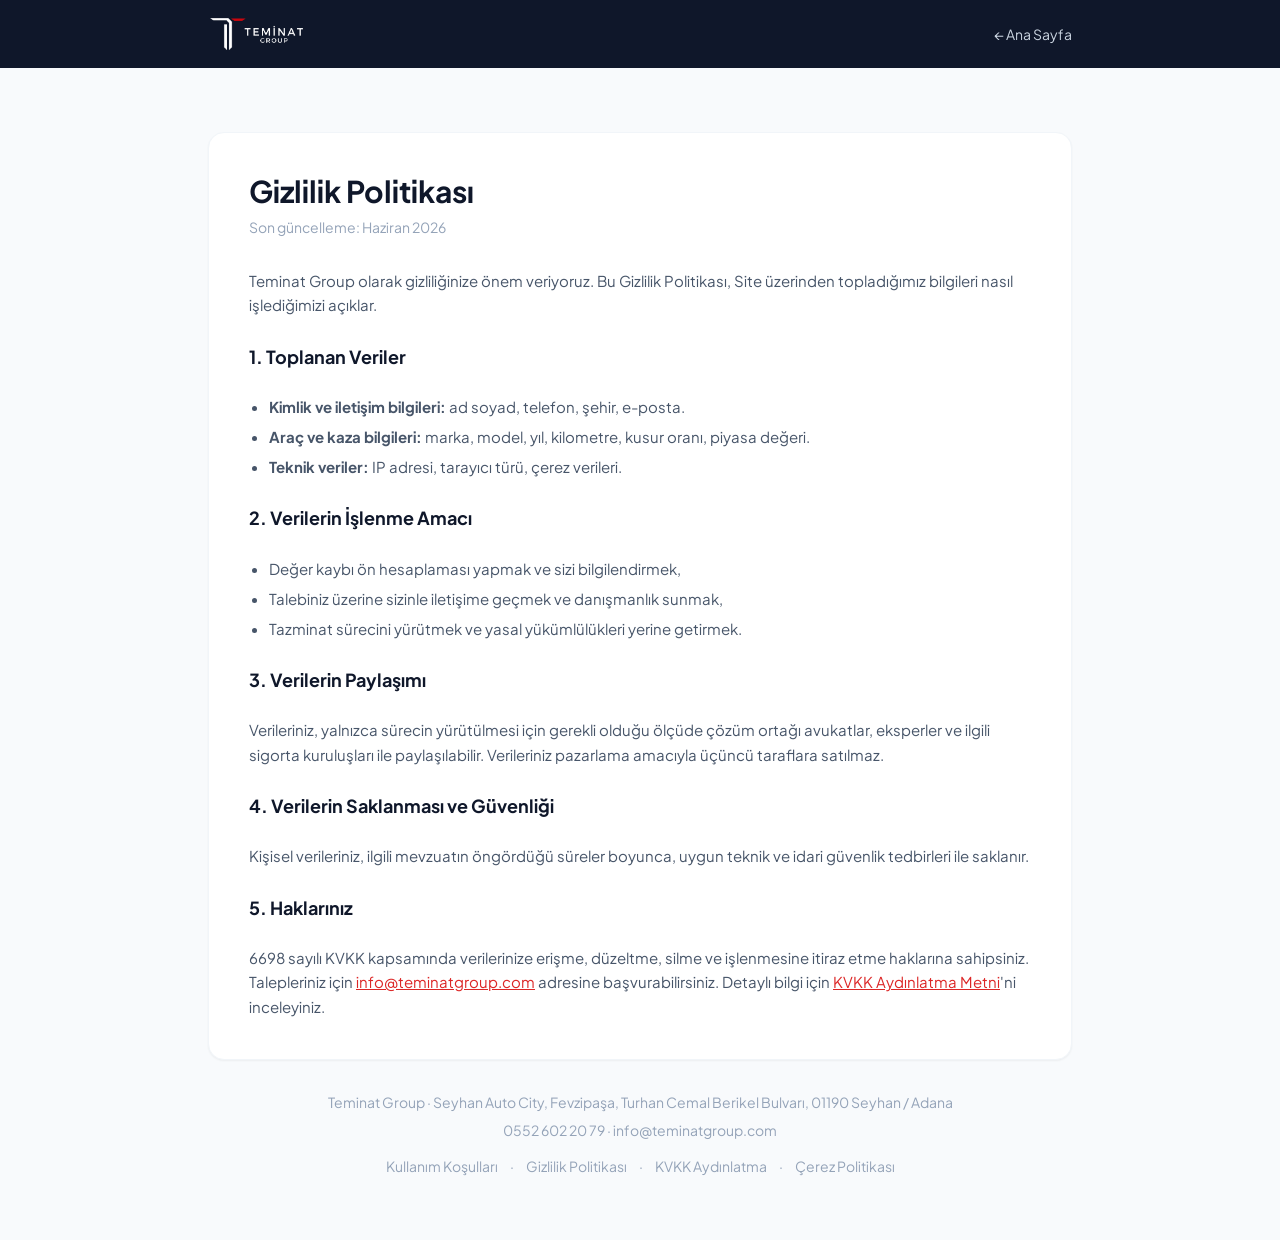
<file: pages/gizlilik-politikasi.html>
<!DOCTYPE html>
<html lang="tr">
<head>
  <meta charset="utf-8" />
  <meta name="viewport" content="width=device-width, initial-scale=1" />
  <title>Gizlilik Politikası | Teminat Group</title>
  <meta name="description" content="Teminat Group kişisel verilerinizi nasıl topladığını, işlediğini ve koruduğunu açıklayan gizlilik politikası." />
  <link rel="stylesheet" href="../assets/tailwind.css" />
  <link rel="preconnect" href="https://fonts.googleapis.com" />
  <link rel="preconnect" href="https://fonts.gstatic.com" crossorigin />
  <link href="https://fonts.googleapis.com/css2?family=Inter:wght@400;500;600;700&family=Plus+Jakarta+Sans:wght@500;600;700;800&display=swap" rel="stylesheet" />
  <meta name="robots" content="index, follow, max-image-preview:large, max-snippet:-1" />
  <meta name="author" content="Teminat Group" />
  <meta name="publisher" content="Teminat Group" />
  <meta name="geo.region" content="TR-01" />
  <meta name="geo.placename" content="Adana, Seyhan" />
  <meta name="geo.position" content="37.0000;35.3213" />
  <meta name="ICBM" content="37.0000, 35.3213" />
  <link rel="canonical" href="https://teminatdegerkaybi.com/pages/gizlilik-politikasi.html" />
  <link rel="alternate" hreflang="tr" href="https://teminatdegerkaybi.com/pages/gizlilik-politikasi.html" />
  <link rel="icon" href="../assets/favicon.ico" sizes="any" />
  <link rel="icon" type="image/svg+xml" href="../assets/icon.svg" />
  <link rel="icon" type="image/png" sizes="32x32" href="../assets/icons/icon-32.png" />
  <link rel="icon" type="image/png" sizes="16x16" href="../assets/icons/icon-16.png" />
  <link rel="apple-touch-icon" sizes="180x180" href="../assets/icons/apple-touch-icon.png" />
  <link rel="manifest" href="../site.webmanifest" />
  <meta name="theme-color" content="#0f172a" />
  <meta property="og:type" content="website" />
  <meta property="og:site_name" content="Teminat Group" />
  <meta property="og:locale" content="tr_TR" />
  <meta property="og:title" content="Gizlilik Politikası | Teminat Group" />
  <meta property="og:description" content="Teminat Group kişisel verilerinizi nasıl topladığını, işlediğini ve koruduğunu açıklayan gizlilik politikası." />
  <meta property="og:url" content="https://teminatdegerkaybi.com/pages/gizlilik-politikasi.html" />
  <meta property="og:image" content="https://teminatdegerkaybi.com/assets/og-image.png" />
  <meta property="og:image:width" content="1200" />
  <meta property="og:image:height" content="630" />
  <meta property="og:image:alt" content="Teminat Group - Araç Değer Kaybı Tazminatı" />
  <meta name="twitter:card" content="summary_large_image" />
  <meta name="twitter:title" content="Gizlilik Politikası | Teminat Group" />
  <meta name="twitter:description" content="Teminat Group kişisel verilerinizi nasıl topladığını, işlediğini ve koruduğunu açıklayan gizlilik politikası." />
  <meta name="twitter:image" content="https://teminatdegerkaybi.com/assets/og-image.png" />
  <script type="application/ld+json">
{"@context":"https://schema.org","@type":"BreadcrumbList","itemListElement":[{"@type":"ListItem","position":1,"name":"Ana Sayfa","item":"https://teminatdegerkaybi.com/"},{"@type":"ListItem","position":2,"name":"Gizlilik Politikası","item":"https://teminatdegerkaybi.com/pages/gizlilik-politikasi.html"}]}
</script>
</head>
<body class="antialiased bg-slate-50 text-slate-800 font-sans">
  <header class="bg-slate-900">
    <div class="max-w-4xl mx-auto px-4 py-4 flex items-center justify-between">
      <a href="../index.html" class="flex items-center"><img src="../assets/logo.png" alt="Teminat Group" class="h-9 w-auto" /></a>
      <a href="../index.html" class="text-sm text-slate-300 hover:text-white transition">&larr; Ana Sayfa</a>
    </div>
  </header>

  <main class="max-w-4xl mx-auto px-4 py-10 md:py-16">
    <div class="bg-white rounded-2xl shadow-sm border border-slate-100 p-6 md:p-10">
      <h1 class="text-2xl md:text-3xl font-bold text-slate-900 mb-2">Gizlilik Politikası</h1>
      <p class="text-sm text-slate-400 mb-8">Son güncelleme: Haziran 2026</p>
      <div class="prose-content space-y-6 text-slate-600 leading-relaxed text-[15px]">

<p>Teminat Group olarak gizliliğinize önem veriyoruz. Bu Gizlilik Politikası, Site üzerinden topladığımız bilgileri nasıl işlediğimizi açıklar.</p>

<h2>1. Toplanan Veriler</h2>
<ul>
  <li><strong>Kimlik ve iletişim bilgileri:</strong> ad soyad, telefon, şehir, e-posta.</li>
  <li><strong>Araç ve kaza bilgileri:</strong> marka, model, yıl, kilometre, kusur oranı, piyasa değeri.</li>
  <li><strong>Teknik veriler:</strong> IP adresi, tarayıcı türü, çerez verileri.</li>
</ul>

<h2>2. Verilerin İşlenme Amacı</h2>
<ul>
  <li>Değer kaybı ön hesaplaması yapmak ve sizi bilgilendirmek,</li>
  <li>Talebiniz üzerine sizinle iletişime geçmek ve danışmanlık sunmak,</li>
  <li>Tazminat sürecini yürütmek ve yasal yükümlülükleri yerine getirmek.</li>
</ul>

<h2>3. Verilerin Paylaşımı</h2>
<p>Verileriniz, yalnızca sürecin yürütülmesi için gerekli olduğu ölçüde çözüm ortağı avukatlar, eksperler ve ilgili sigorta kuruluşları ile paylaşılabilir. Verileriniz pazarlama amacıyla üçüncü taraflara satılmaz.</p>

<h2>4. Verilerin Saklanması ve Güvenliği</h2>
<p>Kişisel verileriniz, ilgili mevzuatın öngördüğü süreler boyunca, uygun teknik ve idari güvenlik tedbirleri ile saklanır.</p>

<h2>5. Haklarınız</h2>
<p>6698 sayılı KVKK kapsamında verilerinize erişme, düzeltme, silme ve işlenmesine itiraz etme haklarına sahipsiniz. Talepleriniz için <a class="text-brand-600 underline" href="mailto:info@teminatgroup.com">info@teminatgroup.com</a> adresine başvurabilirsiniz. Detaylı bilgi için <a class="text-brand-600 underline" href="aydinlatma-metni.html">KVKK Aydınlatma Metni</a>'ni inceleyiniz.</p>

      </div>
    </div>

    <div class="mt-8 text-center text-sm text-slate-400">
      <p class="mb-2">Teminat Group · Seyhan Auto City, Fevzipaşa, Turhan Cemal Berikel Bulvarı, 01190 Seyhan / Adana</p>
      <p><a href="tel:05526022079" class="hover:text-slate-600">0552 602 20 79</a> · <a href="mailto:info@teminatgroup.com" class="hover:text-slate-600">info@teminatgroup.com</a></p>
      <p class="mt-4 flex flex-wrap items-center justify-center gap-x-3 gap-y-1">
        <a href="kullanim-kosullari.html" class="hover:text-slate-600">Kullanım Koşulları</a><span>·</span>
        <a href="gizlilik-politikasi.html" class="hover:text-slate-600">Gizlilik Politikası</a><span>·</span>
        <a href="aydinlatma-metni.html" class="hover:text-slate-600">KVKK Aydınlatma</a><span>·</span>
        <a href="cerez-politikasi.html" class="hover:text-slate-600">Çerez Politikası</a>
      </p>
    </div>
  </main>

  <style>
    .prose-content h2 { font-size:1.125rem; font-weight:700; color:#0f172a; margin-top:1.5rem; }
    .prose-content p { margin-bottom:.5rem; }
    .prose-content ul { list-style:disc; padding-left:1.25rem; margin:.5rem 0; }
    .prose-content li { margin-bottom:.35rem; }
  </style>
</body>
</html>
</file>
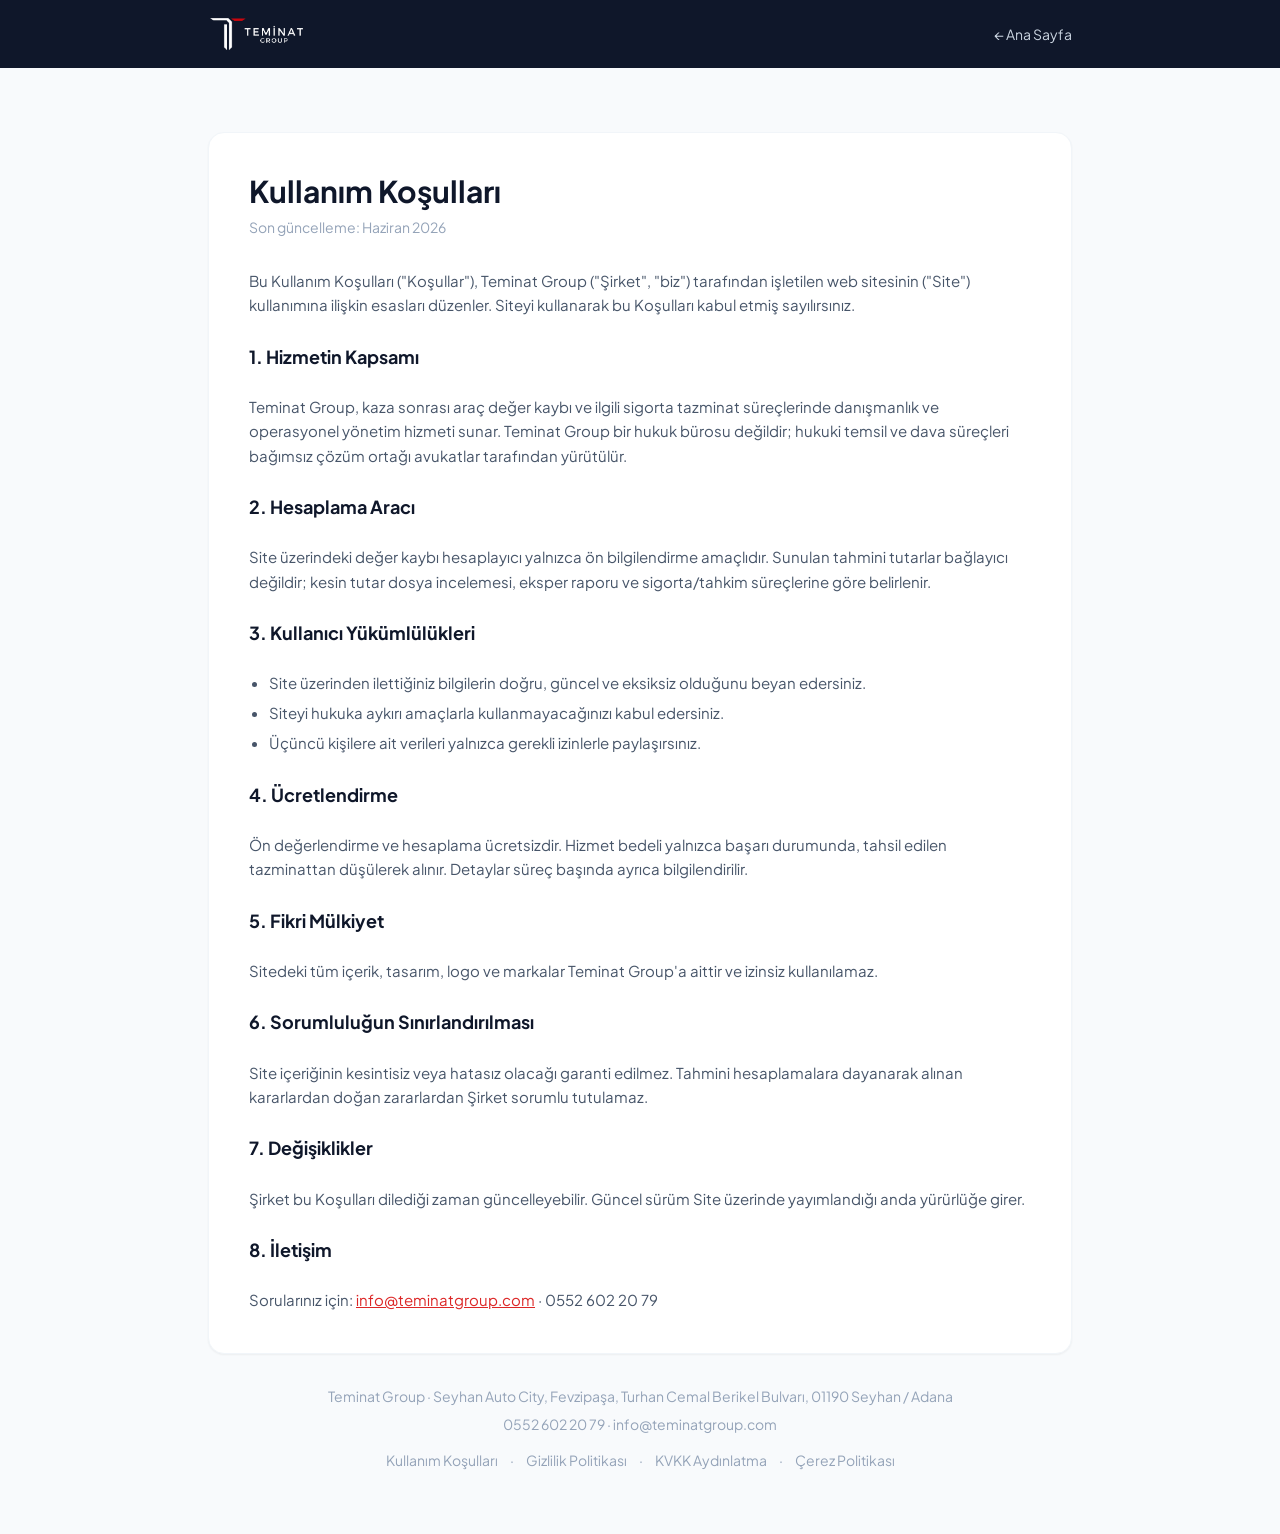
<file: pages/kullanim-kosullari.html>
<!DOCTYPE html>
<html lang="tr">
<head>
  <meta charset="utf-8" />
  <meta name="viewport" content="width=device-width, initial-scale=1" />
  <title>Kullanım Koşulları | Teminat Group</title>
  <meta name="description" content="Teminat Group web sitesi kullanım koşulları ve hizmet kapsamı hakkında bilgilendirme." />
  <link rel="stylesheet" href="../assets/tailwind.css" />
  <link rel="preconnect" href="https://fonts.googleapis.com" />
  <link rel="preconnect" href="https://fonts.gstatic.com" crossorigin />
  <link href="https://fonts.googleapis.com/css2?family=Inter:wght@400;500;600;700&family=Plus+Jakarta+Sans:wght@500;600;700;800&display=swap" rel="stylesheet" />
  <meta name="robots" content="index, follow, max-image-preview:large, max-snippet:-1" />
  <meta name="author" content="Teminat Group" />
  <meta name="publisher" content="Teminat Group" />
  <meta name="geo.region" content="TR-01" />
  <meta name="geo.placename" content="Adana, Seyhan" />
  <meta name="geo.position" content="37.0000;35.3213" />
  <meta name="ICBM" content="37.0000, 35.3213" />
  <link rel="canonical" href="https://teminatdegerkaybi.com/pages/kullanim-kosullari.html" />
  <link rel="alternate" hreflang="tr" href="https://teminatdegerkaybi.com/pages/kullanim-kosullari.html" />
  <link rel="icon" href="../assets/favicon.ico" sizes="any" />
  <link rel="icon" type="image/svg+xml" href="../assets/icon.svg" />
  <link rel="icon" type="image/png" sizes="32x32" href="../assets/icons/icon-32.png" />
  <link rel="icon" type="image/png" sizes="16x16" href="../assets/icons/icon-16.png" />
  <link rel="apple-touch-icon" sizes="180x180" href="../assets/icons/apple-touch-icon.png" />
  <link rel="manifest" href="../site.webmanifest" />
  <meta name="theme-color" content="#0f172a" />
  <meta property="og:type" content="website" />
  <meta property="og:site_name" content="Teminat Group" />
  <meta property="og:locale" content="tr_TR" />
  <meta property="og:title" content="Kullanım Koşulları | Teminat Group" />
  <meta property="og:description" content="Teminat Group web sitesi kullanım koşulları ve hizmet kapsamı hakkında bilgilendirme." />
  <meta property="og:url" content="https://teminatdegerkaybi.com/pages/kullanim-kosullari.html" />
  <meta property="og:image" content="https://teminatdegerkaybi.com/assets/og-image.png" />
  <meta property="og:image:width" content="1200" />
  <meta property="og:image:height" content="630" />
  <meta property="og:image:alt" content="Teminat Group - Araç Değer Kaybı Tazminatı" />
  <meta name="twitter:card" content="summary_large_image" />
  <meta name="twitter:title" content="Kullanım Koşulları | Teminat Group" />
  <meta name="twitter:description" content="Teminat Group web sitesi kullanım koşulları ve hizmet kapsamı hakkında bilgilendirme." />
  <meta name="twitter:image" content="https://teminatdegerkaybi.com/assets/og-image.png" />
  <script type="application/ld+json">
{"@context":"https://schema.org","@type":"BreadcrumbList","itemListElement":[{"@type":"ListItem","position":1,"name":"Ana Sayfa","item":"https://teminatdegerkaybi.com/"},{"@type":"ListItem","position":2,"name":"Kullanım Koşulları","item":"https://teminatdegerkaybi.com/pages/kullanim-kosullari.html"}]}
</script>
</head>
<body class="antialiased bg-slate-50 text-slate-800 font-sans">
  <header class="bg-slate-900">
    <div class="max-w-4xl mx-auto px-4 py-4 flex items-center justify-between">
      <a href="../index.html" class="flex items-center"><img src="../assets/logo.png" alt="Teminat Group" class="h-9 w-auto" /></a>
      <a href="../index.html" class="text-sm text-slate-300 hover:text-white transition">&larr; Ana Sayfa</a>
    </div>
  </header>

  <main class="max-w-4xl mx-auto px-4 py-10 md:py-16">
    <div class="bg-white rounded-2xl shadow-sm border border-slate-100 p-6 md:p-10">
      <h1 class="text-2xl md:text-3xl font-bold text-slate-900 mb-2">Kullanım Koşulları</h1>
      <p class="text-sm text-slate-400 mb-8">Son güncelleme: Haziran 2026</p>
      <div class="prose-content space-y-6 text-slate-600 leading-relaxed text-[15px]">

<p>Bu Kullanım Koşulları ("Koşullar"), Teminat Group ("Şirket", "biz") tarafından işletilen web sitesinin ("Site") kullanımına ilişkin esasları düzenler. Siteyi kullanarak bu Koşulları kabul etmiş sayılırsınız.</p>

<h2>1. Hizmetin Kapsamı</h2>
<p>Teminat Group, kaza sonrası araç değer kaybı ve ilgili sigorta tazminat süreçlerinde danışmanlık ve operasyonel yönetim hizmeti sunar. Teminat Group bir hukuk bürosu değildir; hukuki temsil ve dava süreçleri bağımsız çözüm ortağı avukatlar tarafından yürütülür.</p>

<h2>2. Hesaplama Aracı</h2>
<p>Site üzerindeki değer kaybı hesaplayıcı yalnızca ön bilgilendirme amaçlıdır. Sunulan tahmini tutarlar bağlayıcı değildir; kesin tutar dosya incelemesi, eksper raporu ve sigorta/tahkim süreçlerine göre belirlenir.</p>

<h2>3. Kullanıcı Yükümlülükleri</h2>
<ul>
  <li>Site üzerinden ilettiğiniz bilgilerin doğru, güncel ve eksiksiz olduğunu beyan edersiniz.</li>
  <li>Siteyi hukuka aykırı amaçlarla kullanmayacağınızı kabul edersiniz.</li>
  <li>Üçüncü kişilere ait verileri yalnızca gerekli izinlerle paylaşırsınız.</li>
</ul>

<h2>4. Ücretlendirme</h2>
<p>Ön değerlendirme ve hesaplama ücretsizdir. Hizmet bedeli yalnızca başarı durumunda, tahsil edilen tazminattan düşülerek alınır. Detaylar süreç başında ayrıca bilgilendirilir.</p>

<h2>5. Fikri Mülkiyet</h2>
<p>Sitedeki tüm içerik, tasarım, logo ve markalar Teminat Group'a aittir ve izinsiz kullanılamaz.</p>

<h2>6. Sorumluluğun Sınırlandırılması</h2>
<p>Site içeriğinin kesintisiz veya hatasız olacağı garanti edilmez. Tahmini hesaplamalara dayanarak alınan kararlardan doğan zararlardan Şirket sorumlu tutulamaz.</p>

<h2>7. Değişiklikler</h2>
<p>Şirket bu Koşulları dilediği zaman güncelleyebilir. Güncel sürüm Site üzerinde yayımlandığı anda yürürlüğe girer.</p>

<h2>8. İletişim</h2>
<p>Sorularınız için: <a class="text-brand-600 underline" href="mailto:info@teminatgroup.com">info@teminatgroup.com</a> · 0552 602 20 79</p>

      </div>
    </div>

    <div class="mt-8 text-center text-sm text-slate-400">
      <p class="mb-2">Teminat Group · Seyhan Auto City, Fevzipaşa, Turhan Cemal Berikel Bulvarı, 01190 Seyhan / Adana</p>
      <p><a href="tel:05526022079" class="hover:text-slate-600">0552 602 20 79</a> · <a href="mailto:info@teminatgroup.com" class="hover:text-slate-600">info@teminatgroup.com</a></p>
      <p class="mt-4 flex flex-wrap items-center justify-center gap-x-3 gap-y-1">
        <a href="kullanim-kosullari.html" class="hover:text-slate-600">Kullanım Koşulları</a><span>·</span>
        <a href="gizlilik-politikasi.html" class="hover:text-slate-600">Gizlilik Politikası</a><span>·</span>
        <a href="aydinlatma-metni.html" class="hover:text-slate-600">KVKK Aydınlatma</a><span>·</span>
        <a href="cerez-politikasi.html" class="hover:text-slate-600">Çerez Politikası</a>
      </p>
    </div>
  </main>

  <style>
    .prose-content h2 { font-size:1.125rem; font-weight:700; color:#0f172a; margin-top:1.5rem; }
    .prose-content p { margin-bottom:.5rem; }
    .prose-content ul { list-style:disc; padding-left:1.25rem; margin:.5rem 0; }
    .prose-content li { margin-bottom:.35rem; }
  </style>
</body>
</html>
</file>
